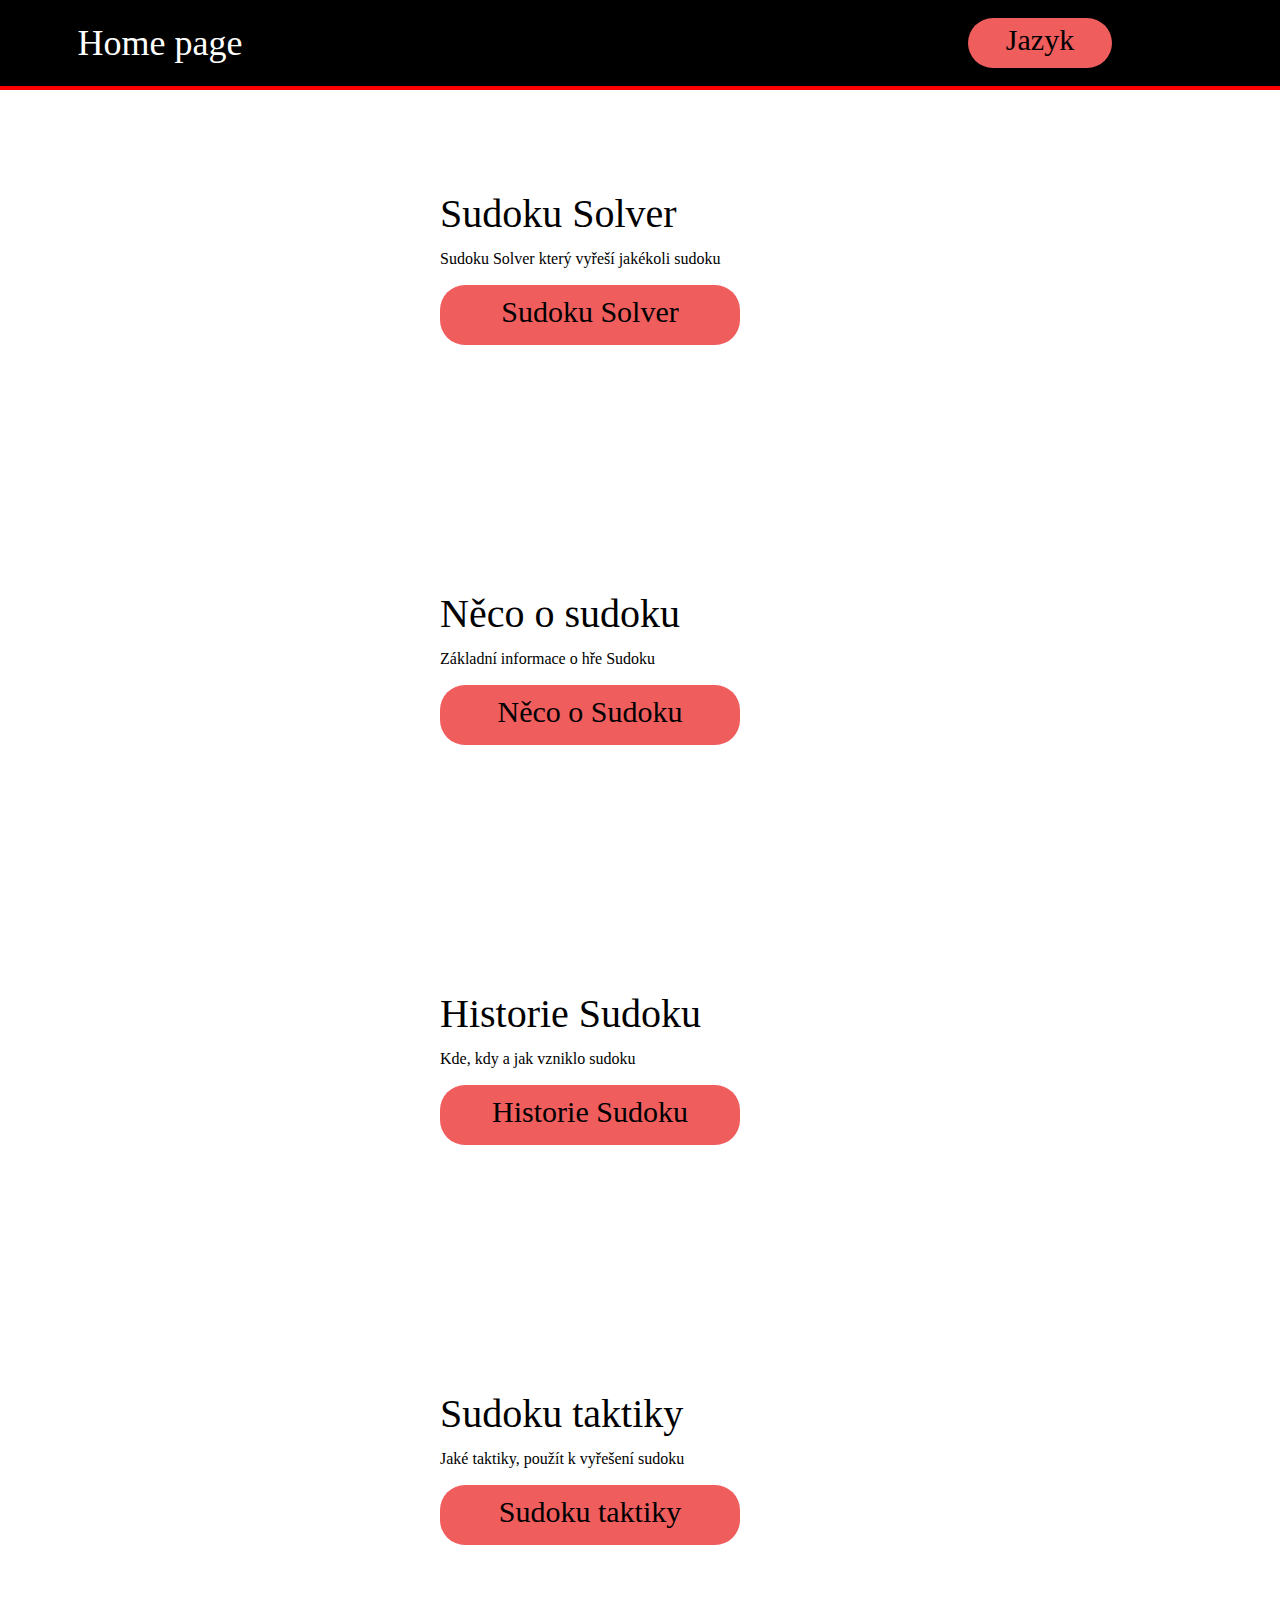
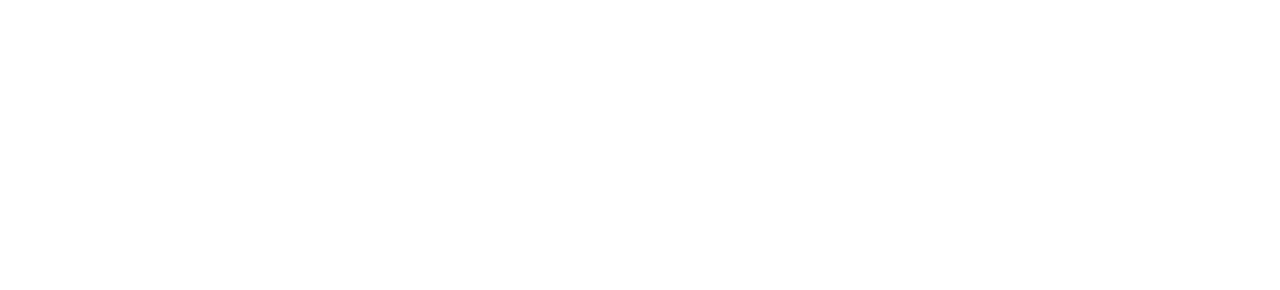
<file: index.html>
<!DOCTYPE html>
<html lang="en"><head>
<meta http-equiv="content-type" content="text/html; charset=UTF-8">
    <meta charset="UTF-8">
    <meta name="viewport" content="width=device-width, initial-scale=1.0">
    <title>Home page</title>
    <link rel="stylesheet" href="home_page.css">
    <script src="home_page.js"></script>
</head>
<body>
    <div id="main" class="root">
        <div class="header">
            <div class="left_text_holder">Home page</div>
            <div class="right_button_holder">
                <button class="lang_button" onclick="change_language()">
                    <p data-lang="cs" >Jazyk</p>
                    <p data-lang="en" style="display: none;">Language</p>
                </button>
            </div>
        </div>
        <div class="main_body">
            <div class="home_site_section">
                <div class="home_site_holder">
                    
                        <p data-lang="cs" class="home_site_title">Sudoku Solver</p>
                        <p data-lang="en" class="home_site_title" style="display: none;">Sudoku Solver</p>

                        <p data-lang="cs" class="home_site_description">Sudoku Solver který vyřeší jakékoli sudoku</p>
                        <p data-lang="en" class="home_site_description" style="display: none;">Sudoku Solver which solves any sudoku</p>
                    
                    <div class="home_site_button_container">
                        <button class="home_site_buttons" onclick="go_to_sudoku_solver()">
                            <p data-lang="cs">Sudoku Solver</p>
                            <p data-lang="en" style="display: none;">Sudoku Solver</p>
                        </button>
                    </div>
                </div>
            </div>
            <div class="home_site_section">
                <div class="home_site_holder">
                    
                    <p data-lang="cs" class="home_site_title">Něco o sudoku</p>
                    <p data-lang="en" class="home_site_title" style="display: none;">About sudoku</p>
                                
                    <p data-lang="cs" class="home_site_description">Základní informace o hře Sudoku</p>
                    <p data-lang="en" class="home_site_description" style="display: none;">Basic information about the game Sudoku</p>
                    
                    <div class="home_site_button_container">
                        <button class="home_site_buttons" onclick="go_to_about_sudoku()">
                            <p data-lang="cs">Něco o Sudoku</p>
                            <p data-lang="en" style="display: none;">About Sudoku</p>
                        </button>
                    </div>
                </div>
            </div>
            <div class="home_site_section">
                <div class="home_site_holder">

                    <p data-lang="cs" class="home_site_title">Historie Sudoku</p>
                    <p data-lang="en" class="home_site_title" style="display: none;">History of Sudoku</p>
                        
                    <p data-lang="cs" class="home_site_description">Kde, kdy a jak vzniklo sudoku</p>
                    <p data-lang="en" class="home_site_description" style="display: none;">Where, when and how was Sudoku created</p>
                    
                    <div class="home_site_button_container">
                        <button class="home_site_buttons" onclick="go_to_sudoku_history()">
                            <p data-lang="cs">Historie Sudoku</p>
                            <p data-lang="en" style="display: none;">History of Sudoku</p>
                        </button>
                    </div>
                </div>
            </div>
            <div class="home_site_section">
                <div class="home_site_holder">

                    <p data-lang="cs" class="home_site_title">Sudoku taktiky</p>
                    <p data-lang="en" class="home_site_title" style="display: none;">Sudoku tactics</p>

                    <p data-lang="cs" class="home_site_description">Jaké taktiky, použít k vyřešení sudoku</p>
                    <p data-lang="en" class="home_site_description" style="display: none;">What tactics to use to solve sudoku</p>
                    
                    <div class="home_site_button_container">
                        <button class="home_site_buttons" onclick="go_to_sudoku_tactics()">
                            <p data-lang="cs">Sudoku taktiky</p>
                            <p data-lang="en" style="display: none;">Sudoku tactics</p>
                        </button>
                    </div>
                </div>
            </div>
        </div>         
    </div>

</body></html>
</file>
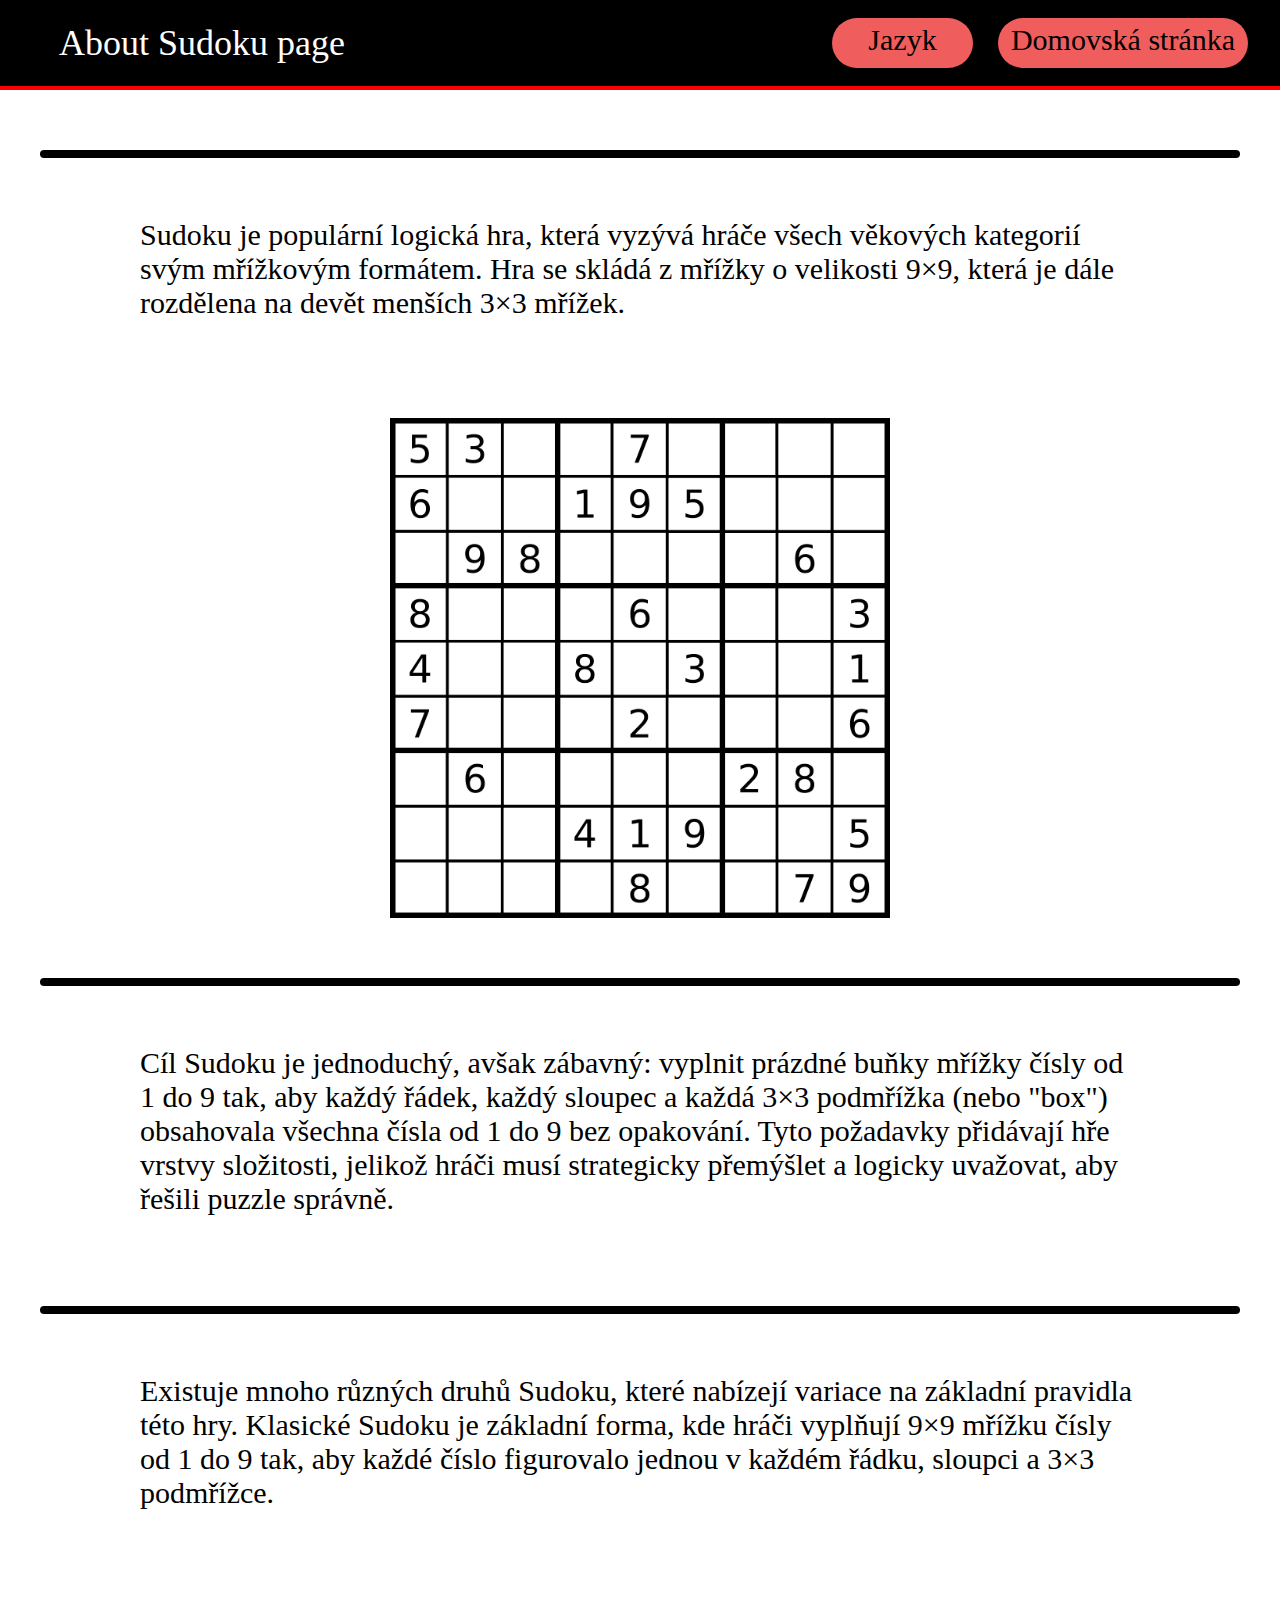
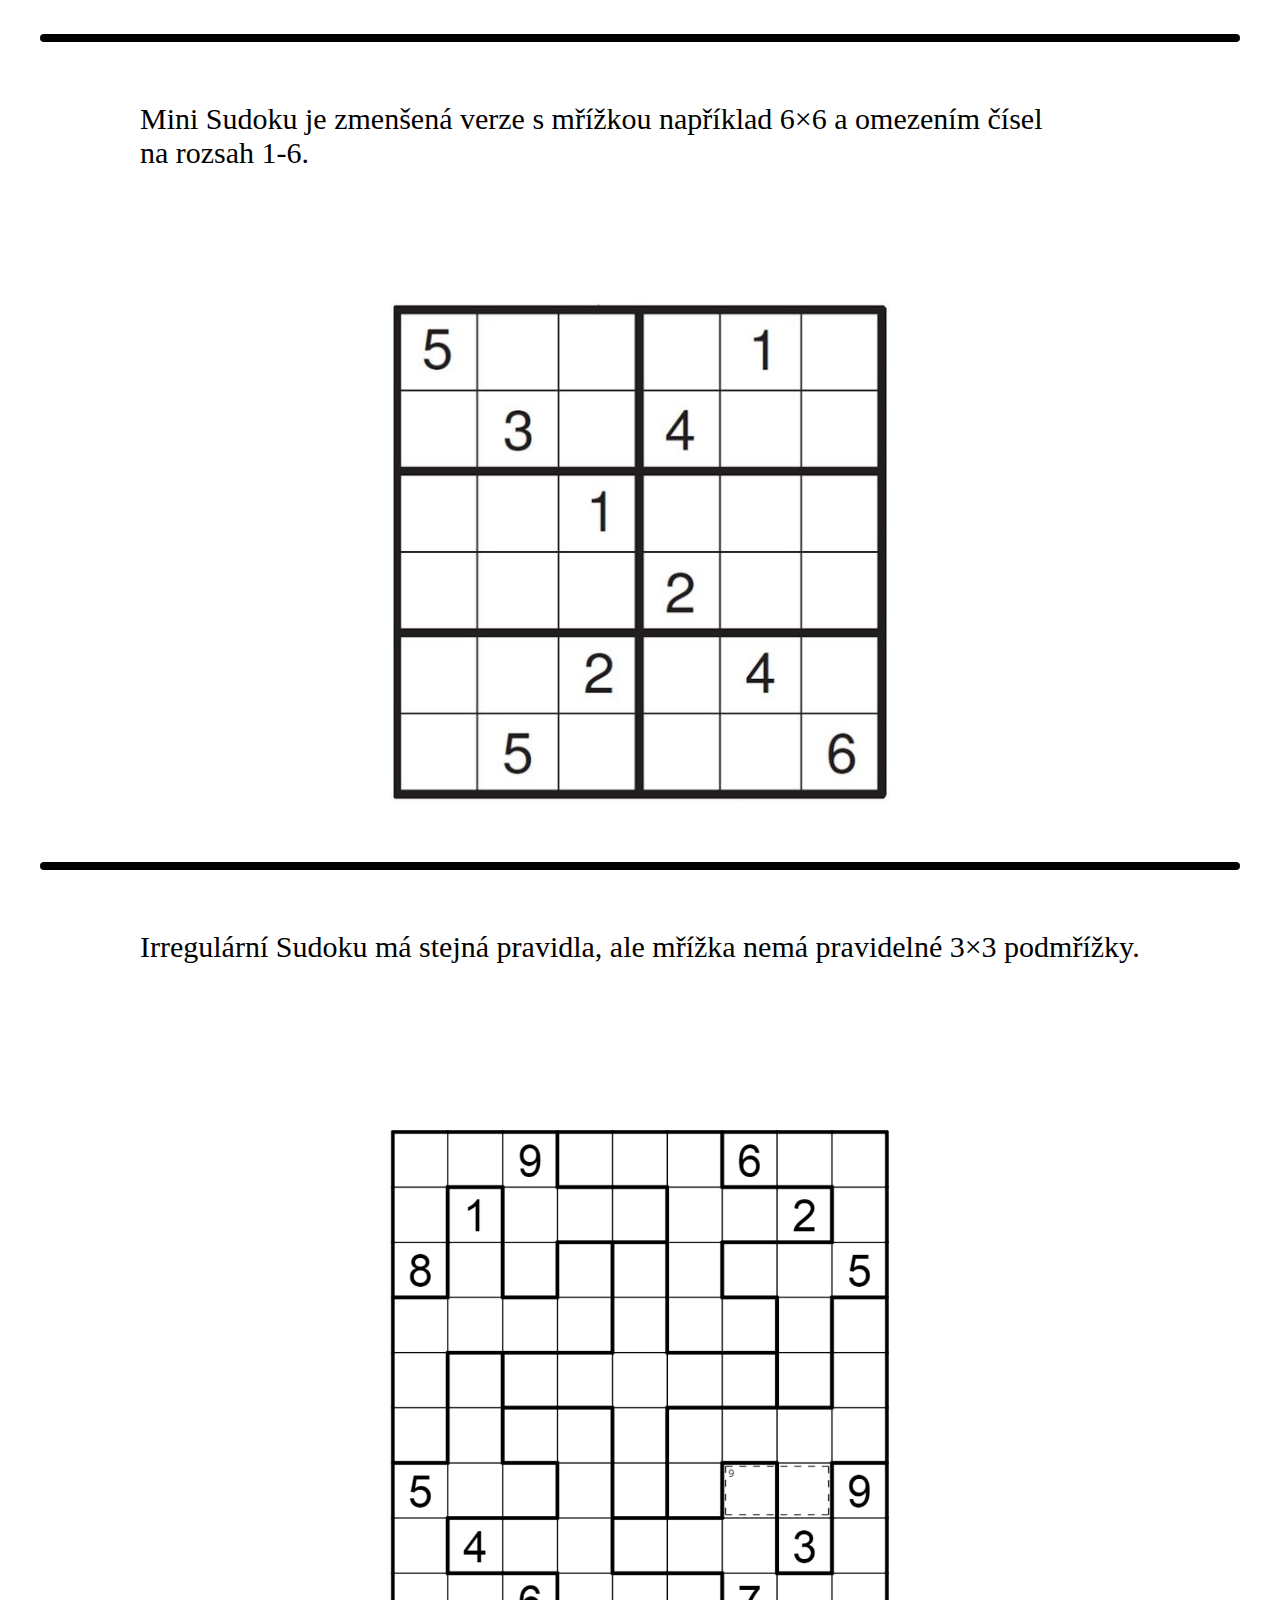
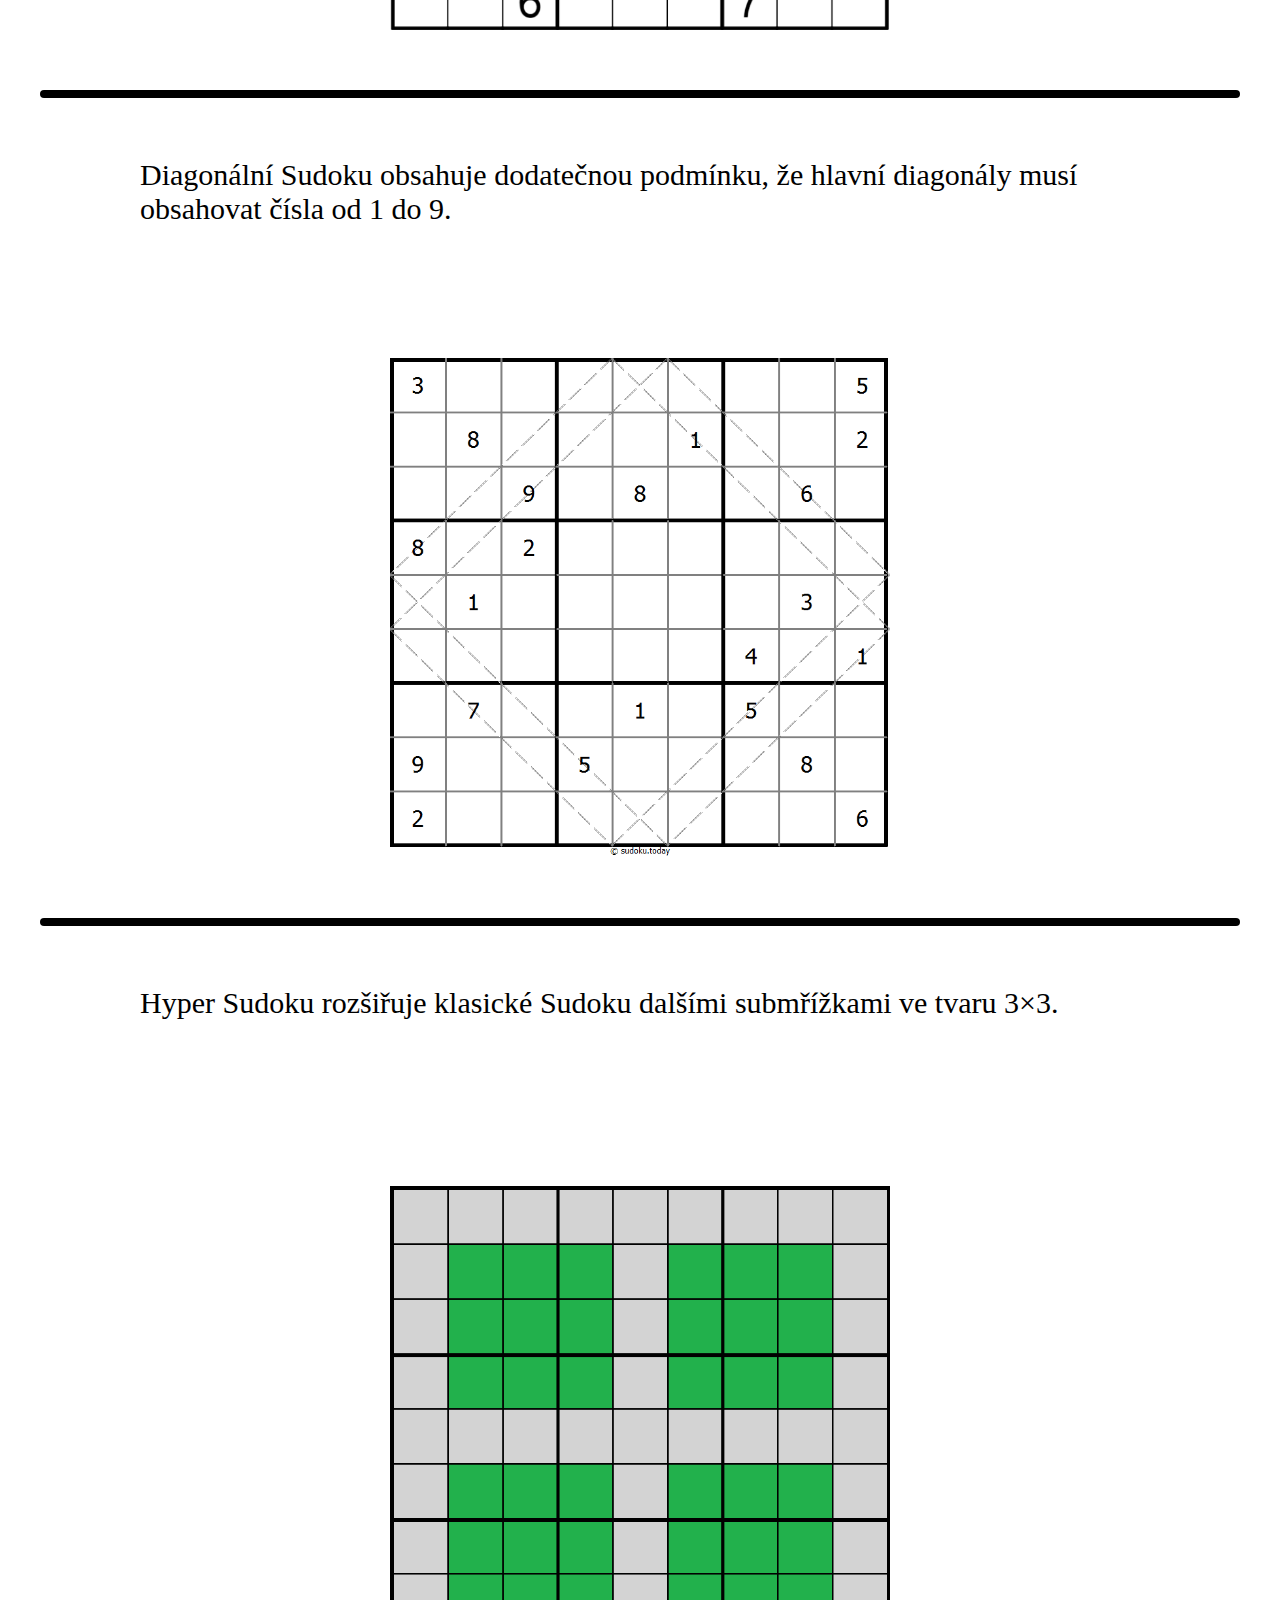
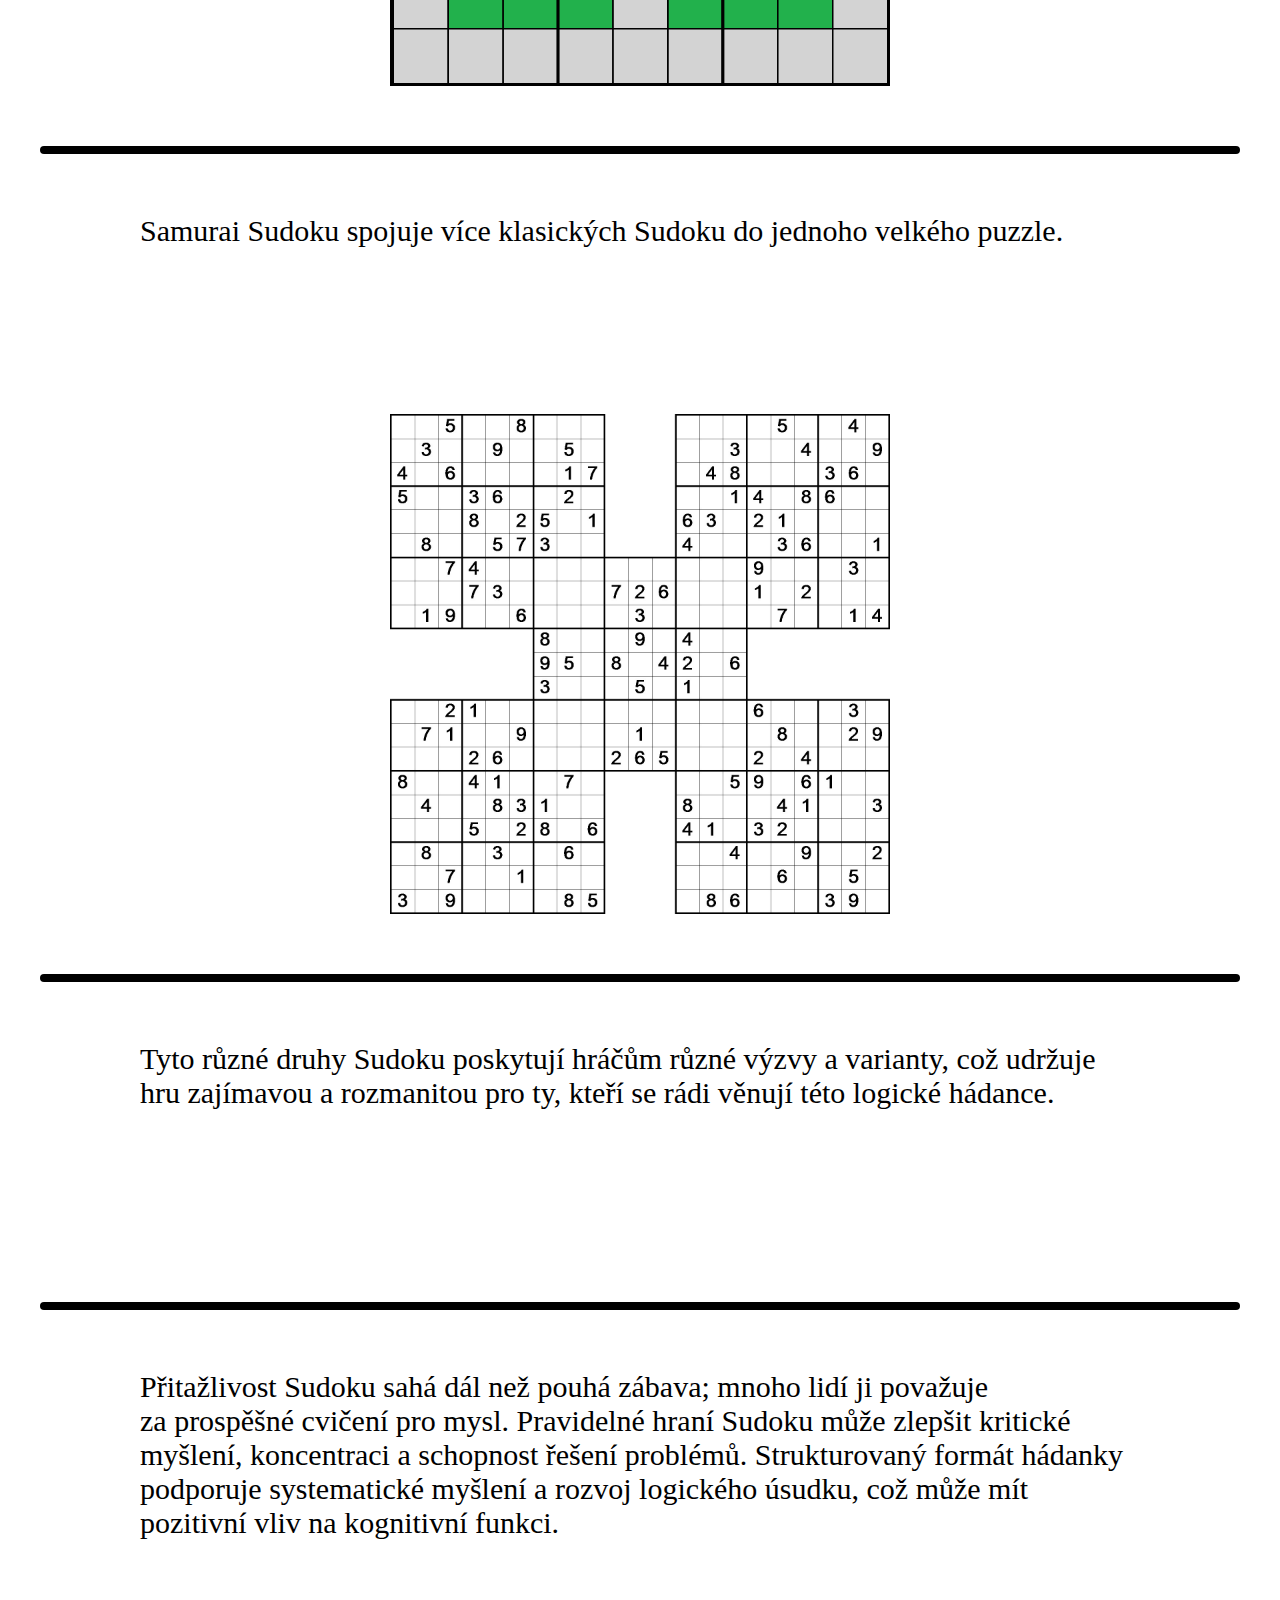
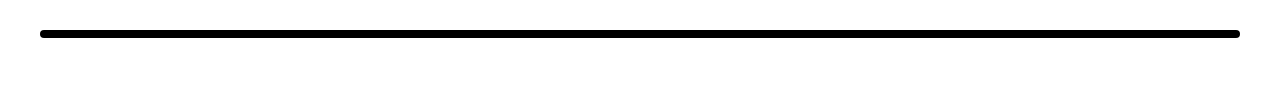
<file: about_sudoku_page.html>
<!DOCTYPE html>
<html lang="en">
<head>
    <meta charset="UTF-8">
    <meta name="viewport" content="width=device-width, initial-scale=1.0">
    <title>About Sudoku page</title>
    <link rel="stylesheet" href="about_sudoku_page.css">
    <script src="about_sudoku_page.js"></script>
</head>
<body>
    <div id="main" class="root">
        <div class="header">
            <div class="left_text_holder">About Sudoku page</div>
            <div class="right_button_holder">
                <button class="lang_button" onclick="change_language()">
                    <p data-lang="cs" >Jazyk</p>
                    <p data-lang="en" style="display: none;">Language</p>
                </button>
                <button class="HP_button" onclick="go_to_home_page()">
                    <p data-lang="cs" >Domovská stránka</p>
                    <p data-lang="en" style="display: none;">Home page</p>
                </button>
            </div>
        </div>
        <div class="main_body">
            <div class="content_container">
                <div class="divider"></div>
                <div class="paragraph">
                    <p data-lang="cs">Sudoku je populární logická hra, která vyzývá hráče všech věkových kategorií svým mřížkovým formátem. Hra se skládá z mřížky o velikosti 9×9, která je&nbsp;dále rozdělena na devět menších 3×3 mřížek.</p>
                    <p data-lang="en" style="display: none;">Sudoku is a popular puzzle game that challenges players of all ages with its grid format. The game consists of a 9×9 grid, which is further divided into nine smaller 3×3 grids.</p>
                </div>
                <div class="image_holder">
                    <img src="pics/clasic_sudoku.png" alt="classic_sudoku" height="500px" width="500px">
                </div>
                <div class="divider"></div>
                <div class="paragraph">
                    <p data-lang="cs">Cíl Sudoku je jednoduchý, avšak zábavný: vyplnit prázdné buňky mřížky čísly od 1 do 9 tak, aby každý řádek, každý sloupec a každá 3×3 podmřížka (nebo&nbsp;"box") obsahovala všechna čísla od 1 do 9 bez opakování. Tyto požadavky přidávají hře vrstvy složitosti, jelikož hráči musí strategicky přemýšlet a logicky uvažovat, aby řešili puzzle správně.</p>
                    <p data-lang="en" style="display: none;">The goal of Sudoku is simple but fun: fill the empty cells of the grid with numbers from 1 to 9 so that each row, each column, and each 3×3 subgrid (or "box") contains all the numbers from 1 to 9 without repetition. These requirements add layers of complexity to the game, as players must think strategically and reason logically to solve the puzzles correctly.</p>
                </div>
                <div class="divider"></div>
                <div class="paragraph">
                    <p data-lang="cs">Existuje mnoho různých druhů Sudoku, které nabízejí variace na základní pravidla této hry. Klasické Sudoku je základní forma, kde hráči vyplňují 9×9 mřížku čísly od 1 do 9 tak, aby každé číslo figurovalo jednou v každém řádku, sloupci a 3×3 podmřížce.</p>
                    <p data-lang="en" style="display: none;">There are many different kinds of Sudoku that offer variations on the basic rules of this game. Classic Sudoku is a basic form where players fill a 9×9 grid with numbers from 1 to 9 so that each number appears once in each row, column and 3×3 sub-grid.</p>
                </div>
                <div class="divider"></div>
                <div class="paragraph">
                    <p data-lang="cs">Mini Sudoku je zmenšená verze s mřížkou například 6×6 a omezením čísel na&nbsp;rozsah 1-6.</p>
                    <p data-lang="en" style="display: none;">Mini Sudoku is a scaled-down version with a grid of, for example, 6×6 and limiting the numbers to a range of 1-6.</p>
                </div>
                <div class="image_holder">
                    <img src="pics/mini_sudoku.jpg" alt="mini_sudoku" height="500px" width="500px">
                </div>
                <div class="divider"></div>
                <div class="paragraph">
                    <p data-lang="cs">Irregulární Sudoku má stejná pravidla, ale mřížka nemá pravidelné 3×3 podmřížky.</p>
                    <p data-lang="en" style="display: none;">Irregular Sudoku has the same rules, but the grid does not have regular 3×3 subgrids.</p>
                </div>
                <div class="image_holder">
                    <img src="pics/irregular_sudoku.png" alt="irregular_sudoku" height="500px" width="500px">
                </div>
                <div class="divider"></div>
                <div class="paragraph">
                    <p data-lang="cs">Diagonální Sudoku obsahuje dodatečnou podmínku, že hlavní diagonály musí obsahovat čísla od 1 do 9.</p>
                    <p data-lang="en" style="display: none;">Diagonal Sudoku contains an additional condition that the main diagonals must contain numbers from 1 to 9.</p>
                </div>
                <div class="image_holder">
                    <img src="pics/diagonal_sudoku.png" alt="diagonal_sudoku" height="500px" width="500px">
                </div>
                <div class="divider"></div>
                <div class="paragraph">
                    <p data-lang="cs">Hyper Sudoku rozšiřuje klasické Sudoku dalšími submřížkami ve tvaru 3×3.</p>
                    <p data-lang="en" style="display: none;">Hyper Sudoku expands classic Sudoku with additional 3×3 subgrids.</p>
                </div>
                <div class="image_holder">
                    <img src="pics/hyper_sudoku.png" alt="hyper_sudoku" height="500px" width="500px">
                </div>
                <div class="divider"></div>
                <div class="paragraph">
                    <p data-lang="cs">Samurai Sudoku spojuje více klasických Sudoku do jednoho velkého puzzle.</p>
                    <p data-lang="en" style="display: none;">Samurai Sudoku combines several classic Sudoku into one big puzzle.</p>
                </div>
                <div class="image_holder">
                    <img src="pics/samurai-sudoku.png" alt="samurai-sudoku" height="500px" width="500px">
                </div>
                <div class="divider"></div>
                <div class="paragraph">
                    <p data-lang="cs">Tyto různé druhy Sudoku poskytují hráčům různé výzvy a varianty, což&nbsp;udržuje hru zajímavou a rozmanitou pro ty, kteří se rádi věnují této logické hádance.</p>
                    <p data-lang="en" style="display: none;">These different types of Sudoku provide players with different challenges and variations, which keeps the game interesting and varied for those who enjoy this logic puzzle.</p>
                </div>
                <div class="divider"></div>
                <div class="paragraph">
                    <p data-lang="cs">Přitažlivost Sudoku sahá dál než pouhá zábava; mnoho lidí ji považuje za&nbsp;prospěšné cvičení pro mysl. Pravidelné hraní Sudoku může zlepšit kritické myšlení, koncentraci a schopnost řešení problémů. Strukturovaný formát hádanky podporuje systematické myšlení a rozvoj logického úsudku, což může mít pozitivní vliv na kognitivní funkci.</p>
                    <p data-lang="en" style="display: none;">The appeal of Sudoku goes beyond mere entertainment; many people find it a beneficial exercise for the mind. Playing Sudoku regularly can improve critical thinking, concentration and problem-solving skills. The structured format of the puzzle encourages systematic thinking and the development of logical judgment, which can have a positive effect on cognitive function.</p>
                </div>
                <div class="divider"></div>
            </div>
        </div> 
    </div>
</body>
</html>
</file>
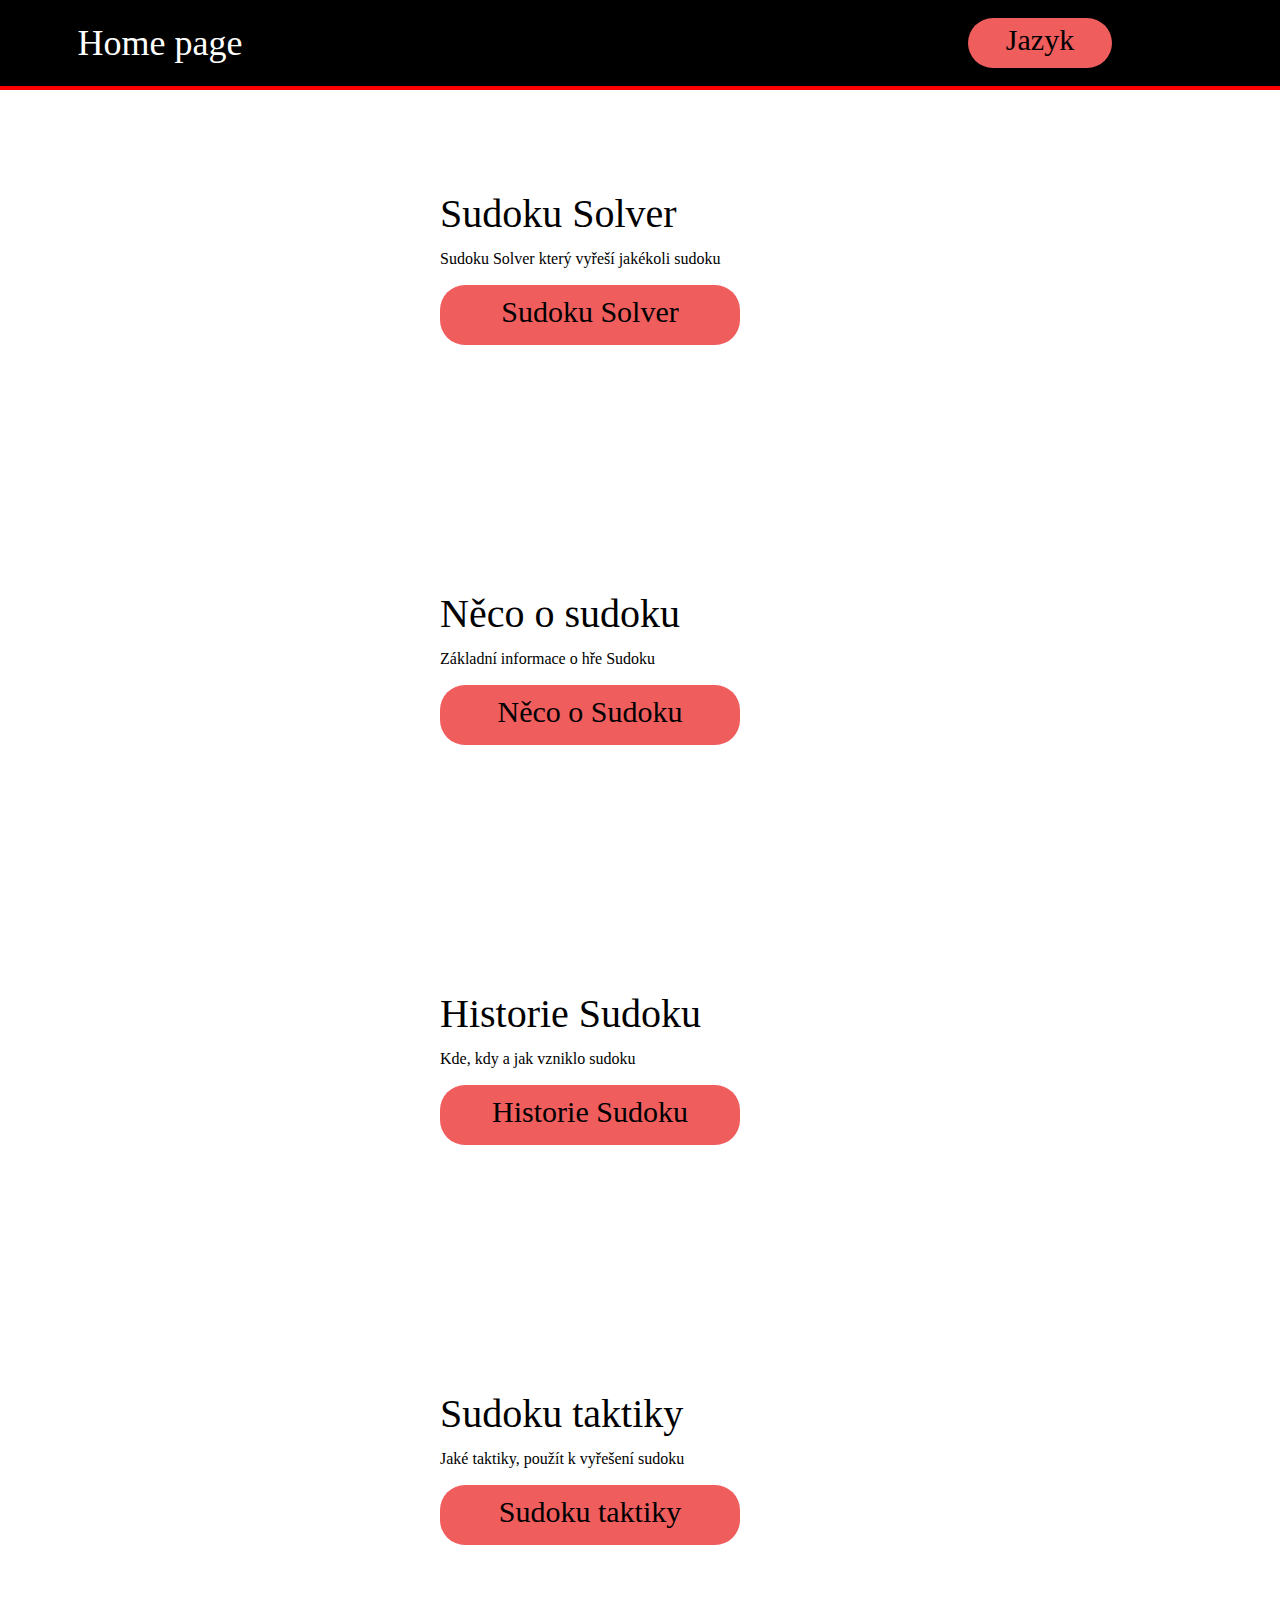
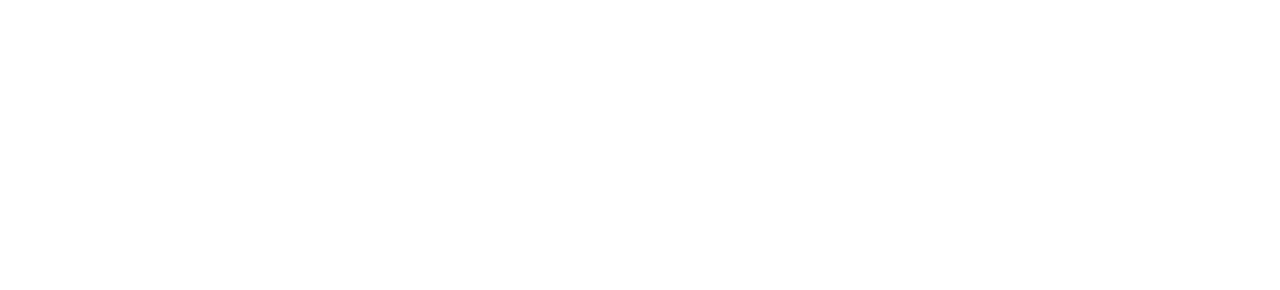
<file: home_page.html>
<!DOCTYPE html>
<html lang="en"><head>
<meta http-equiv="content-type" content="text/html; charset=UTF-8">
    <meta charset="UTF-8">
    <meta name="viewport" content="width=device-width, initial-scale=1.0">
    <title>Home page</title>
    <link rel="stylesheet" href="home_page.css">
    <script src="home_page.js"></script>
</head>
<body>
    <div id="main" class="root">
        <div class="header">
            <div class="left_text_holder">Home page</div>
            <div class="right_button_holder">
                <button class="lang_button" onclick="change_language()">
                    <p data-lang="cs" >Jazyk</p>
                    <p data-lang="en" style="display: none;">Language</p>
                </button>
            </div>
        </div>
        <div class="main_body">
            <div class="home_site_section">
                <div class="home_site_holder">
                    
                        <p data-lang="cs" class="home_site_title">Sudoku Solver</p>
                        <p data-lang="en" class="home_site_title" style="display: none;">Sudoku Solver</p>

                        <p data-lang="cs" class="home_site_description">Sudoku Solver který vyřeší jakékoli sudoku</p>
                        <p data-lang="en" class="home_site_description" style="display: none;">Sudoku Solver which solves any sudoku</p>
                    
                    <div class="home_site_button_container">
                        <button class="home_site_buttons" onclick="go_to_sudoku_solver()">
                            <p data-lang="cs">Sudoku Solver</p>
                            <p data-lang="en" style="display: none;">Sudoku Solver</p>
                        </button>
                    </div>
                </div>
            </div>
            <div class="home_site_section">
                <div class="home_site_holder">
                    
                    <p data-lang="cs" class="home_site_title">Něco o sudoku</p>
                    <p data-lang="en" class="home_site_title" style="display: none;">About sudoku</p>
                                
                    <p data-lang="cs" class="home_site_description">Základní informace o hře Sudoku</p>
                    <p data-lang="en" class="home_site_description" style="display: none;">Basic information about the game Sudoku</p>
                    
                    <div class="home_site_button_container">
                        <button class="home_site_buttons" onclick="go_to_about_sudoku()">
                            <p data-lang="cs">Něco o Sudoku</p>
                            <p data-lang="en" style="display: none;">About Sudoku</p>
                        </button>
                    </div>
                </div>
            </div>
            <div class="home_site_section">
                <div class="home_site_holder">

                    <p data-lang="cs" class="home_site_title">Historie Sudoku</p>
                    <p data-lang="en" class="home_site_title" style="display: none;">History of Sudoku</p>
                        
                    <p data-lang="cs" class="home_site_description">Kde, kdy a jak vzniklo sudoku</p>
                    <p data-lang="en" class="home_site_description" style="display: none;">Where, when and how was Sudoku created</p>
                    
                    <div class="home_site_button_container">
                        <button class="home_site_buttons" onclick="go_to_sudoku_history()">
                            <p data-lang="cs">Historie Sudoku</p>
                            <p data-lang="en" style="display: none;">History of Sudoku</p>
                        </button>
                    </div>
                </div>
            </div>
            <div class="home_site_section">
                <div class="home_site_holder">

                    <p data-lang="cs" class="home_site_title">Sudoku taktiky</p>
                    <p data-lang="en" class="home_site_title" style="display: none;">Sudoku tactics</p>

                    <p data-lang="cs" class="home_site_description">Jaké taktiky, použít k vyřešení sudoku</p>
                    <p data-lang="en" class="home_site_description" style="display: none;">What tactics to use to solve sudoku</p>
                    
                    <div class="home_site_button_container">
                        <button class="home_site_buttons" onclick="go_to_sudoku_tactics()">
                            <p data-lang="cs">Sudoku taktiky</p>
                            <p data-lang="en" style="display: none;">Sudoku tactics</p>
                        </button>
                    </div>
                </div>
            </div>
        </div>         
    </div>

</body></html>
</file>
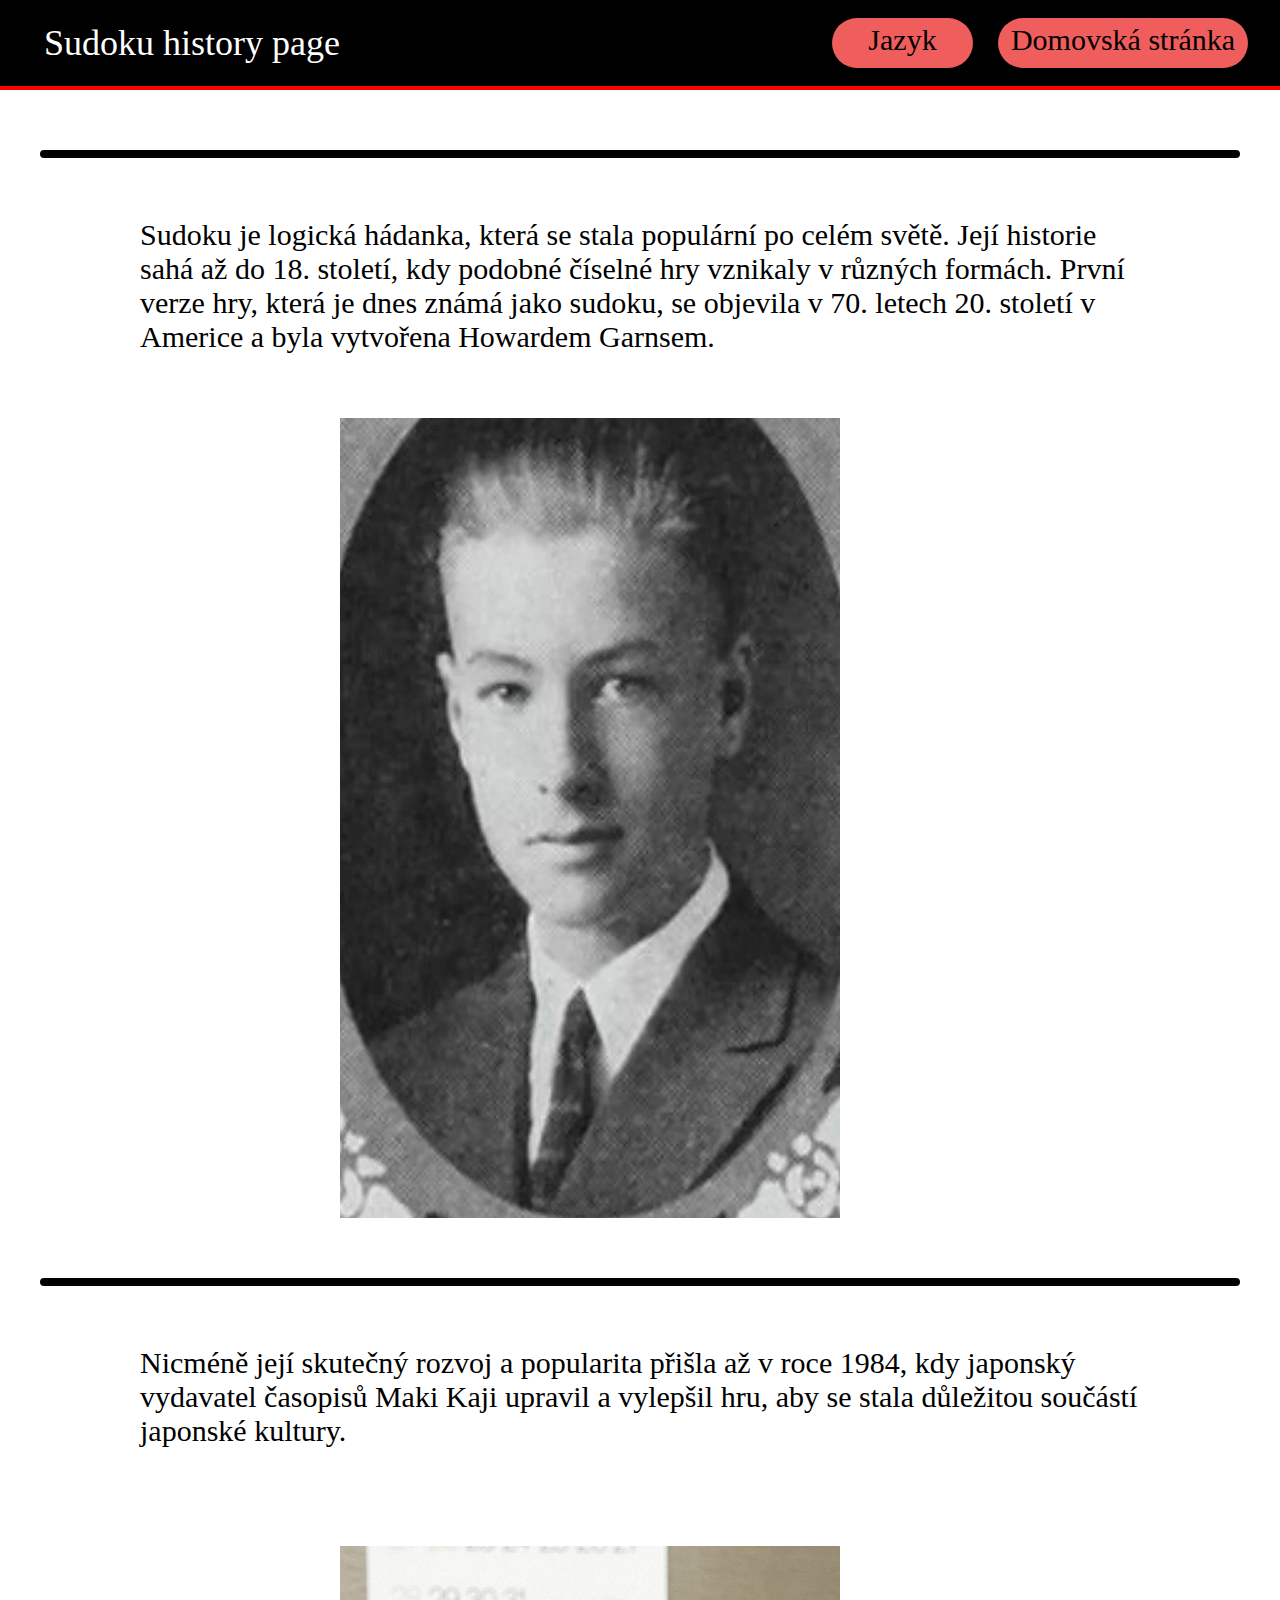
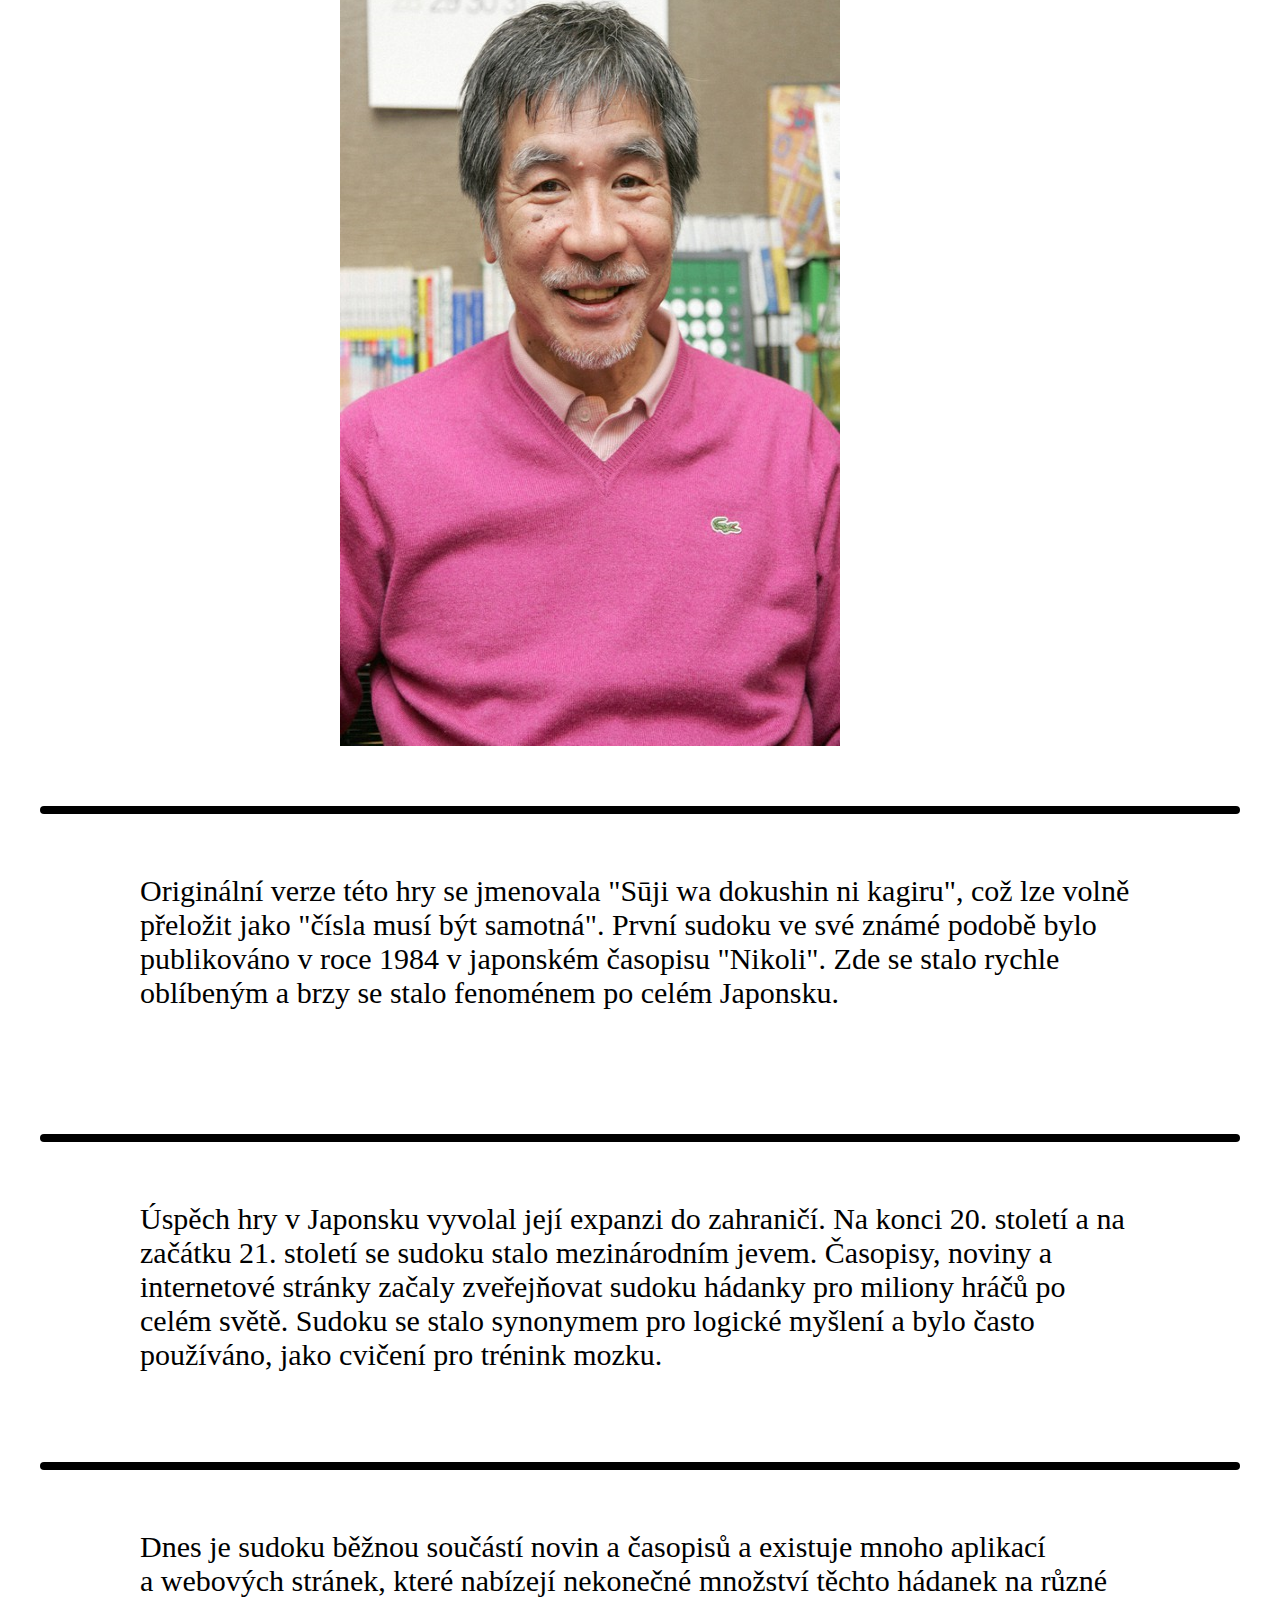
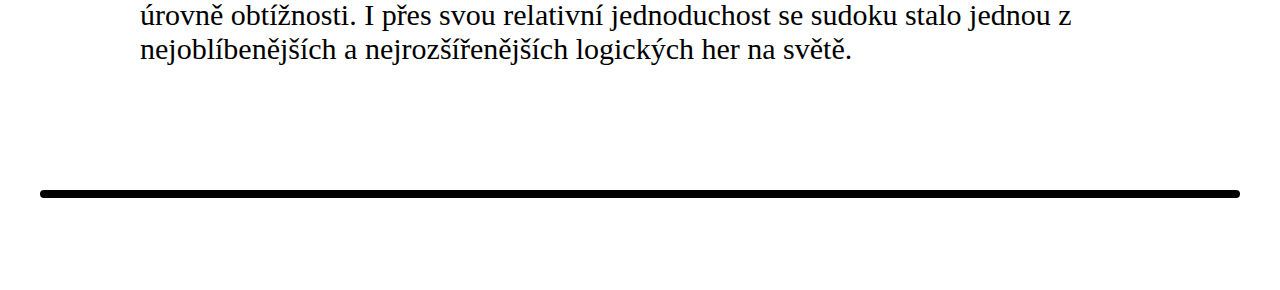
<file: sudoku_history_page.html>
<!DOCTYPE html>
<html lang="en">
<head>
    <meta charset="UTF-8">
    <meta name="viewport" content="width=device-width, initial-scale=1.0">
    <title>Sudoku history page</title>
    <link rel="stylesheet" href="sudoku_history_page.css">
    <script src="sudoku_history_page.js"></script>
</head>
<body>
    <div id="main" class="root">
        <div class="header">
            <div class="left_text_holder">Sudoku history page</div>
            <div class="right_button_holder">
                <button class="lang_button" onclick="change_language()">
                    <p data-lang="cs" >Jazyk</p>
                    <p data-lang="en" style="display: none;">Language</p>
                </button>
                <button class="HP_button" onclick="go_to_home_page()">
                    <p data-lang="cs" >Domovská stránka</p>
                    <p data-lang="en" style="display: none;">Home page</p>
                </button>
            </div>
        </div>
        <div class="main_body">
            <div class="content_container">
                <div class="divider"></div>
                <div class="paragraph">
                    <p data-lang="cs">Sudoku je logická hádanka, která se stala populární po celém světě. Její historie sahá až do 18. století, kdy podobné číselné hry vznikaly v různých formách. První verze hry, která je dnes známá jako sudoku, se objevila v 70. letech 20. století v Americe a byla vytvořena Howardem Garnsem.</p>
                    <p data-lang="en" style="display: none;">Sudoku is a logic puzzle that has become popular all over the world. Its history dates back to the 18th century, when similar number games were created in various forms. The first version of the game known today as Sudoku appeared in the 1970s in America and was created by Howard Garns.</p>
                </div>
                <div class="image_holder">
                    <img src="pics/howard_garns.png" alt="howard_garns" height="500px" width="500px">
                </div>
                <div class="divider"></div>
                <div class="paragraph">
                    <p data-lang="cs">Nicméně její skutečný rozvoj a popularita přišla až v roce 1984, kdy japonský vydavatel časopisů Maki Kaji upravil a vylepšil hru, aby se stala důležitou součástí japonské kultury.</p>
                    <p data-lang="en" style="display: none;">However, its real development and popularity did not come until 1984, when Japanese magazine publisher Maki Kaji modified and improved the game to become an important part of Japanese culture.</p>
                </div>
                <div class="image_holder">
                    <img src="pics/maki_kaji.png" alt="maki_kaji" height="500px" width="500px">
                </div>
                <div class="divider"></div>
                <div class="paragraph">
                    <p data-lang="cs">Originální verze této hry se jmenovala "Sūji wa dokushin ni kagiru", což lze volně přeložit jako "čísla musí být samotná". První sudoku ve své známé podobě bylo publikováno v roce 1984 v japonském časopisu "Nikoli". Zde&nbsp;se&nbsp;stalo rychle oblíbeným a brzy se stalo fenoménem po celém Japonsku.</p>
                    <p data-lang="en" style="display: none;">The original version of this game was called "Sūji wa dokushin ni kagiru", which can be loosely translated as "the numbers must be alone". The first sudoku in its known form was published in 1984 in the Japanese magazine "Nikoli". It quickly became popular here and soon became a phenomenon throughout Japan.</p>
                </div>
                <div class="divider"></div>
                <div class="paragraph">
                    <p data-lang="cs">Úspěch hry v Japonsku vyvolal její expanzi do zahraničí. Na konci 20. století a&nbsp;na začátku 21. století se sudoku stalo mezinárodním jevem. Časopisy, noviny a internetové stránky začaly zveřejňovat sudoku hádanky pro miliony hráčů po celém světě. Sudoku se stalo synonymem pro logické myšlení a bylo často používáno, jako cvičení pro trénink mozku.</p>
                    <p data-lang="en" style="display: none;">The game's success in Japan prompted its expansion abroad. At the end of the 20th century and the beginning of the 21st century, Sudoku became an international phenomenon. Magazines, newspapers and websites started publishing sudoku puzzles for millions of players around the world. Sudoku became synonymous with logical thinking and was often used as a brain training exercise.</p>
                </div>
                <div class="divider"></div>
                <div class="paragraph">
                    <p data-lang="cs">Dnes je sudoku běžnou součástí novin a časopisů a existuje mnoho aplikací a&nbsp;webových stránek, které nabízejí nekonečné množství těchto hádanek na&nbsp;různé úrovně obtížnosti. I přes svou relativní jednoduchost se sudoku stalo jednou z nejoblíbenějších a nejrozšířenějších logických her na světě.</p>
                    <p data-lang="en" style="display: none;">Today, Sudoku is a regular part of newspapers and magazines, and there are many apps and websites that offer an endless number of these puzzles at different levels of difficulty. Despite its relative simplicity, Sudoku has become one of the most popular and widespread puzzle games in the world.</p>
                </div>
                <div class="divider"></div>
            </div>
        </div>
    </div>
</body>
</html>
</file>
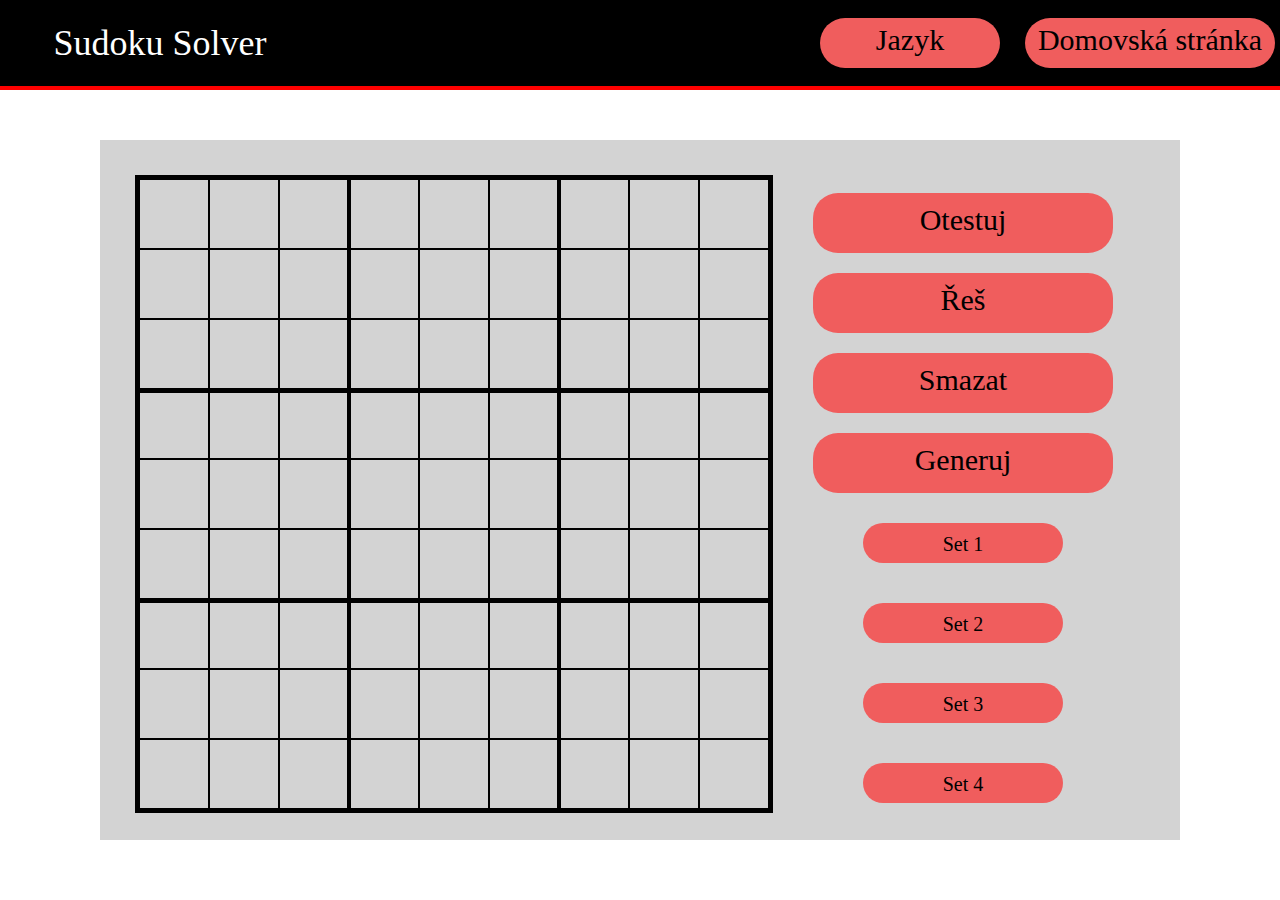
<file: sudoku_solver_page.html>
<!DOCTYPE html>
<html lang="en">
<head>
    <meta charset="UTF-8">
    <meta name="viewport" content="width=device-width, initial-scale=1.0">
    <title>Sudoku Solver</title>
    <link rel="stylesheet" href="sudoku_solver_page.css">
    <script src="sudoku_solver_page.js"></script>
</head>
<body>
    <div id="main" class="root">
        <div class="header">
            <div class="left_text_holder">Sudoku Solver</div>
            <div class="right_button_holder">
                <button class="lang_button" onclick="change_language()">
                    <p data-lang="cs" >Jazyk</p>
                    <p data-lang="en" style="display: none;">Language</p>
                </button>
                <button class="HP_button" onclick="go_to_home_page()">
                    <p data-lang="cs" >Domovská stránka</p>
                    <p data-lang="en" style="display: none;">Home page</p>
                </button>
            </div>
        </div>
        <div class="main_body">
            <div class="sudoku_solver_holder">
                <div class="sudoku_table">
                    <div class="border1"></div>
                    <div class="border2"></div>
                    <div class="border3"></div>
                    <div class="border4"></div>
                    <div class="square1">
                        <div class="cell1" contenteditable="true"></div>
                        <div class="cell2" contenteditable="true"></div>
                        <div class="cell3" contenteditable="true"></div>
                        <div class="cell4" contenteditable="true"></div>
                        <div class="cell5" contenteditable="true"></div>
                        <div class="cell6" contenteditable="true"></div>
                        <div class="cell7" contenteditable="true"></div>
                        <div class="cell8" contenteditable="true"></div>
                        <div class="cell9" contenteditable="true"></div>
                    </div>
                    <div class="square1">
                        <div class="cell1" contenteditable="true"></div>
                        <div class="cell2" contenteditable="true"></div>
                        <div class="cell3" contenteditable="true"></div>
                        <div class="cell4" contenteditable="true"></div>
                        <div class="cell5" contenteditable="true"></div>
                        <div class="cell6" contenteditable="true"></div>
                        <div class="cell7" contenteditable="true"></div>
                        <div class="cell8" contenteditable="true"></div>
                        <div class="cell9" contenteditable="true"></div>
                    </div>
                    <div class="square1">
                        <div class="cell1" contenteditable="true"></div>
                        <div class="cell2" contenteditable="true"></div>
                        <div class="cell3" contenteditable="true"></div>
                        <div class="cell4" contenteditable="true"></div>
                        <div class="cell5" contenteditable="true"></div>
                        <div class="cell6" contenteditable="true"></div>
                        <div class="cell7" contenteditable="true"></div>
                        <div class="cell8" contenteditable="true"></div>
                        <div class="cell9" contenteditable="true"></div>
                    </div>
                    <div class="square1">
                        <div class="cell1" contenteditable="true"></div>
                        <div class="cell2" contenteditable="true"></div>
                        <div class="cell3" contenteditable="true"></div>
                        <div class="cell4" contenteditable="true"></div>
                        <div class="cell5" contenteditable="true"></div>
                        <div class="cell6" contenteditable="true"></div>
                        <div class="cell7" contenteditable="true"></div>
                        <div class="cell8" contenteditable="true"></div>
                        <div class="cell9" contenteditable="true"></div>
                    </div>
                    <div class="square1">
                        <div class="cell1" contenteditable="true"></div>
                        <div class="cell2" contenteditable="true"></div>
                        <div class="cell3" contenteditable="true"></div>
                        <div class="cell4" contenteditable="true"></div>
                        <div class="cell5" contenteditable="true"></div>
                        <div class="cell6" contenteditable="true"></div>
                        <div class="cell7" contenteditable="true"></div>
                        <div class="cell8" contenteditable="true"></div>
                        <div class="cell9" contenteditable="true"></div>
                    </div>
                    <div class="square1">
                        <div class="cell1" contenteditable="true"></div>
                        <div class="cell2" contenteditable="true"></div>
                        <div class="cell3" contenteditable="true"></div>
                        <div class="cell4" contenteditable="true"></div>
                        <div class="cell5" contenteditable="true"></div>
                        <div class="cell6" contenteditable="true"></div>
                        <div class="cell7" contenteditable="true"></div>
                        <div class="cell8" contenteditable="true"></div>
                        <div class="cell9" contenteditable="true"></div>
                    </div>
                    <div class="square1">
                        <div class="cell1" contenteditable="true"></div>
                        <div class="cell2" contenteditable="true"></div>
                        <div class="cell3" contenteditable="true"></div>
                        <div class="cell4" contenteditable="true"></div>
                        <div class="cell5" contenteditable="true"></div>
                        <div class="cell6" contenteditable="true"></div>
                        <div class="cell7" contenteditable="true"></div>
                        <div class="cell8" contenteditable="true"></div>
                        <div class="cell9" contenteditable="true"></div>
                    </div>
                    <div class="square1">
                        <div class="cell1" contenteditable="true"></div>
                        <div class="cell2" contenteditable="true"></div>
                        <div class="cell3" contenteditable="true"></div>
                        <div class="cell4" contenteditable="true"></div>
                        <div class="cell5" contenteditable="true"></div>
                        <div class="cell6" contenteditable="true"></div>
                        <div class="cell7" contenteditable="true"></div>
                        <div class="cell8" contenteditable="true"></div>
                        <div class="cell9" contenteditable="true"></div>
                    </div>
                    <div class="square1">
                        <div class="cell1" contenteditable="true"></div>
                        <div class="cell2" contenteditable="true"></div>
                        <div class="cell3" contenteditable="true"></div>
                        <div class="cell4" contenteditable="true"></div>
                        <div class="cell5" contenteditable="true"></div>
                        <div class="cell6" contenteditable="true"></div>
                        <div class="cell7" contenteditable="true"></div>
                        <div class="cell8" contenteditable="true"></div>
                        <div class="cell9" contenteditable="true"></div>
                    </div>
                </div>
                <div class="sudoku_solver_buttons">
                    <div class="test_button_container">
                        <button onclick="check_if_valid_on_click()" class="main_buttons">
                            <p data-lang="cs">Otestuj</p>
                            <p data-lang="en" style="display: none;">Test</p>
                        </button>
                    </div>
                    <div class="solve_button_container">
                        <button onclick="color_nums(); solve()" class="main_buttons">
                            <p data-lang="cs">Řeš</p>
                            <p data-lang="en" style="display: none;">Solve</p>
                        </button>
                    </div>
                    <div class="delete_button_container">
                        <button class="main_buttons" onclick="delete_numbers()">
                            <p data-lang="cs">Smazat</p>
                            <p data-lang="en" style="display: none;">Delete</p>
                        </button>
                    </div>
                    <div class="delete_button_container">
                        <button class="main_buttons" onclick="generate()">
                            <p data-lang="cs">Generuj</p>
                            <p data-lang="en" style="display: none;">Generate</p>
                        </button>
                    </div>
                    <div class="delete_button_container">
                        <button class="set_buttons" onclick="set1()">
                            <p data-lang="cs">Set 1</p>
                            <p data-lang="en" style="display: none;">Set 1</p>
                        </button>
                    </div>
                    <div class="delete_button_container">
                        <button class="set_buttons" onclick="set2()">
                            <p data-lang="cs">Set 2</p>
                            <p data-lang="en" style="display: none;">Set 2</p>
                        </button>
                    </div>
                    <div class="delete_button_container">
                        <button class="set_buttons" onclick="set3()">
                            <p data-lang="cs">Set 3</p>
                            <p data-lang="en" style="display: none;">Set 3</p>
                        </button>
                    </div>
                    <div class="delete_button_container">
                        <button class="set_buttons" onclick="set4()">
                            <p data-lang="cs">Set 4</p>
                            <p data-lang="en" style="display: none;">Set 4</p>
                        </button>
                    </div>
                </div>
            </div>
        </div>
    </div>
</body>
</html>
</file>
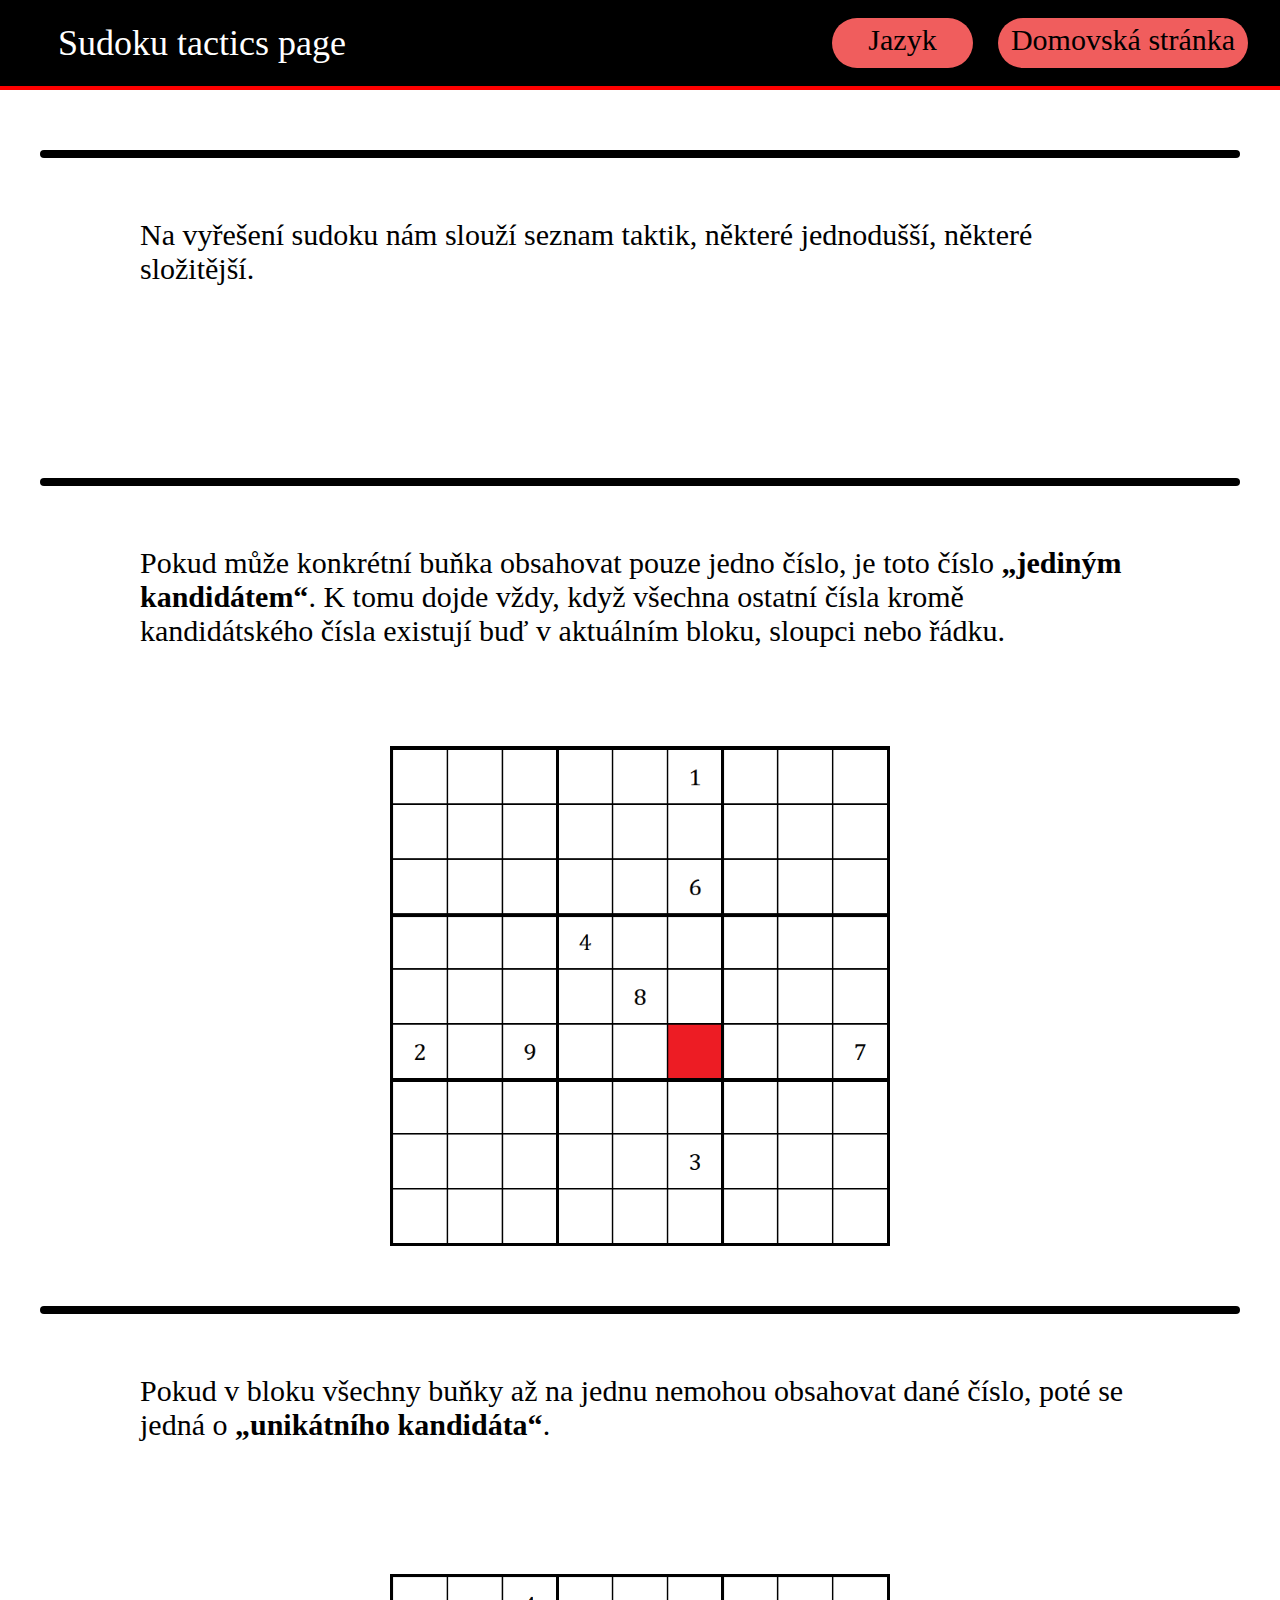
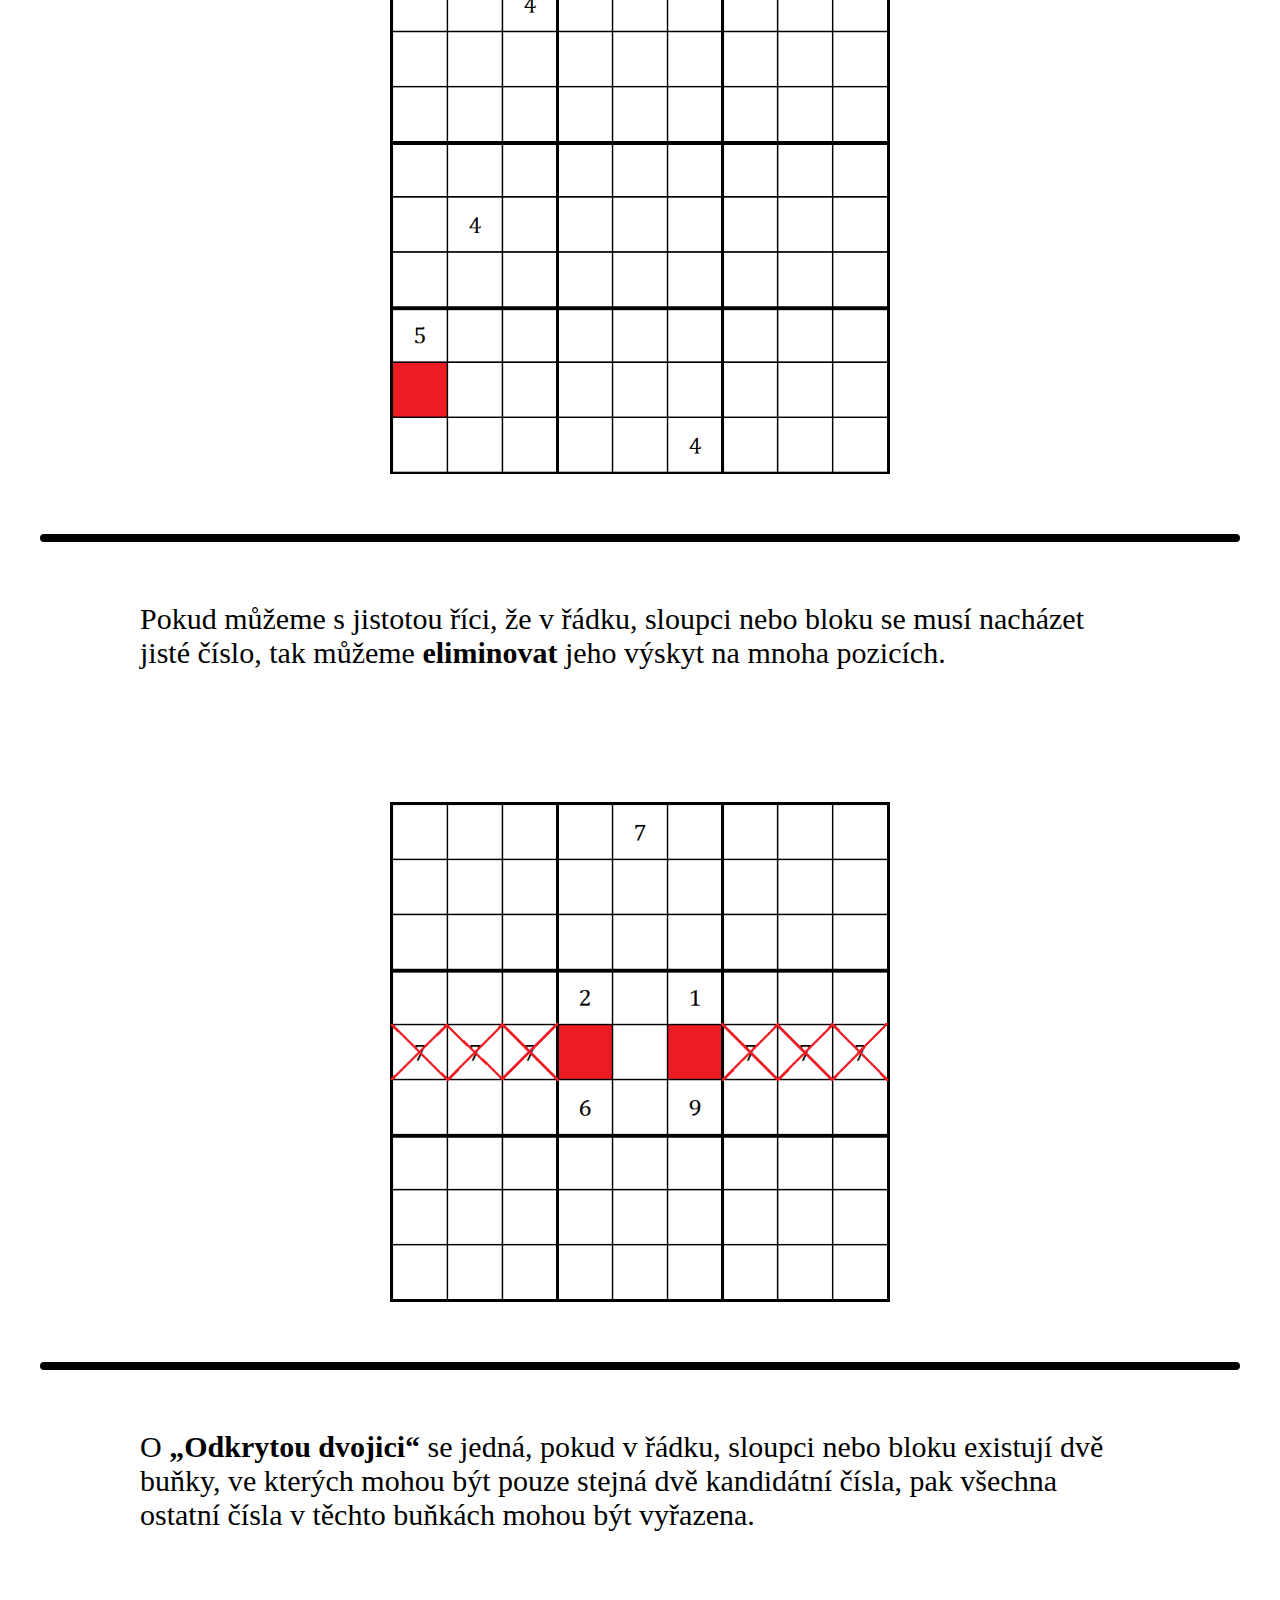
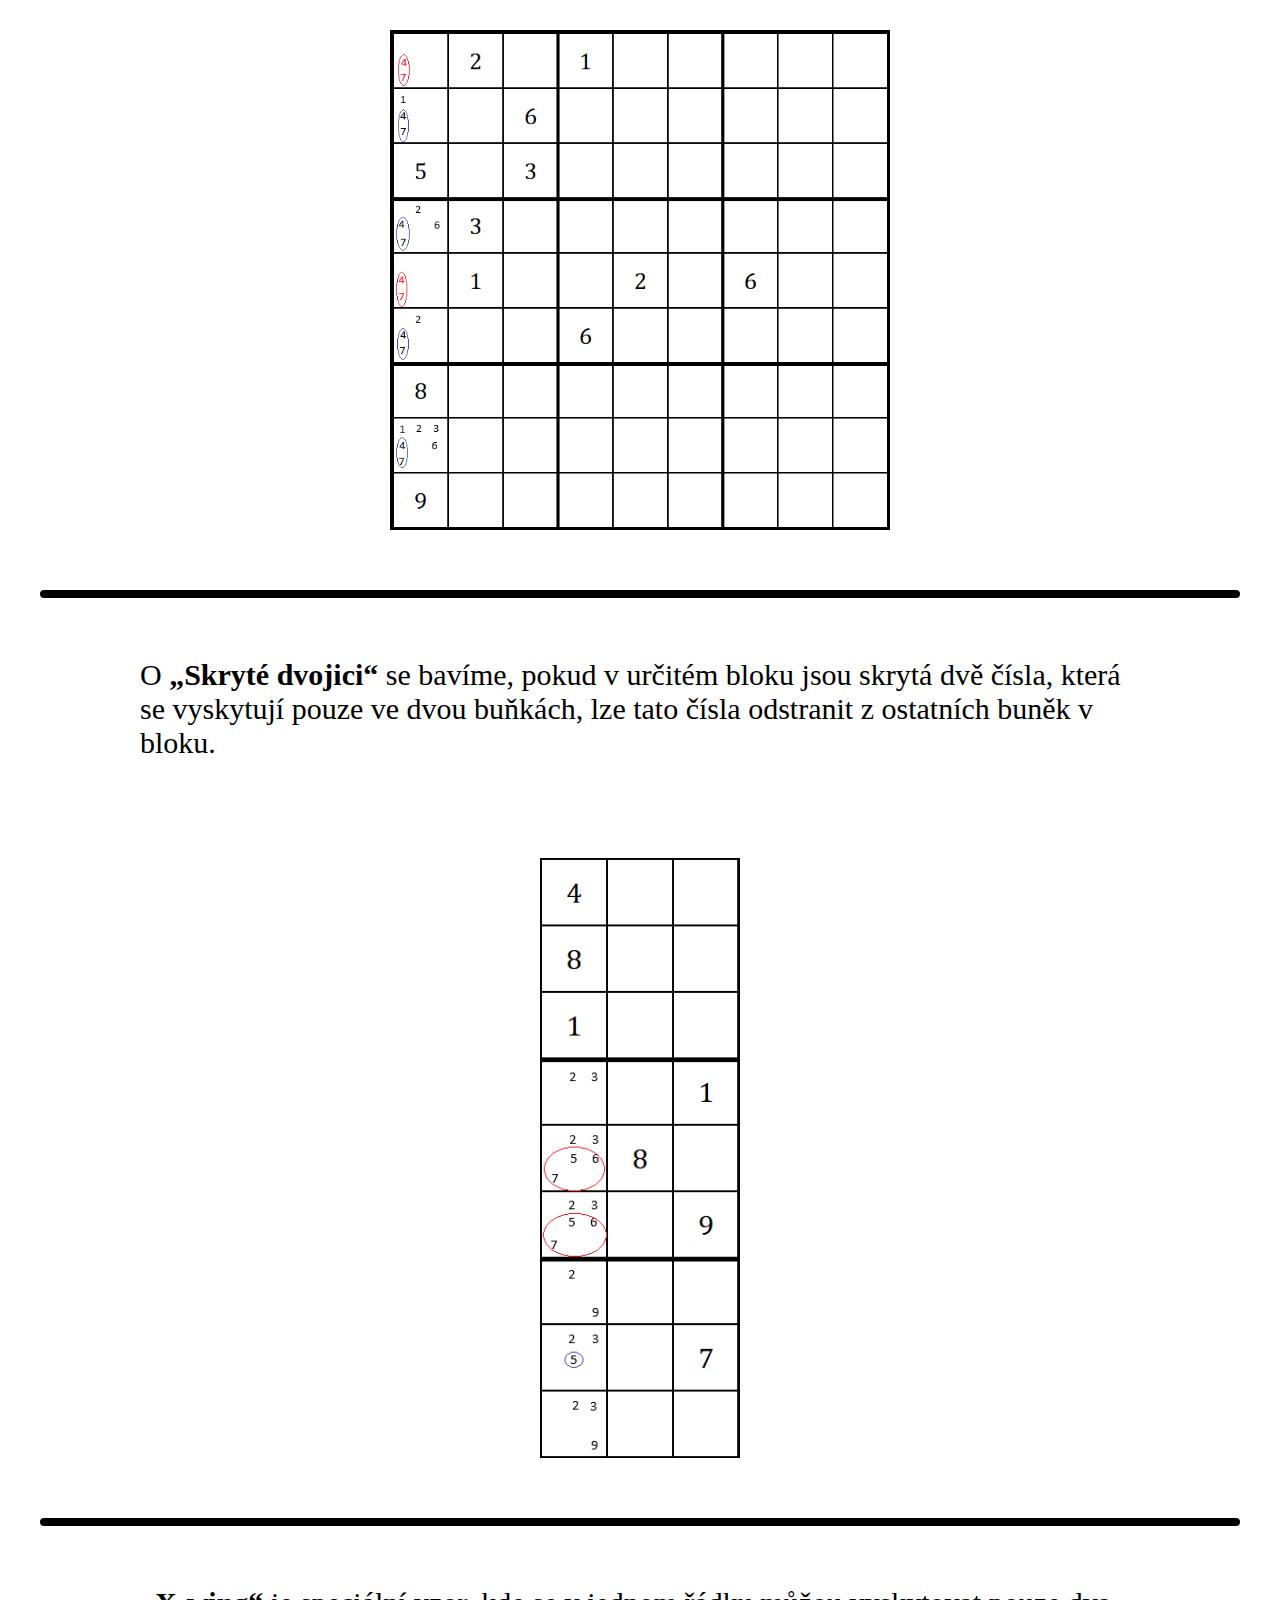
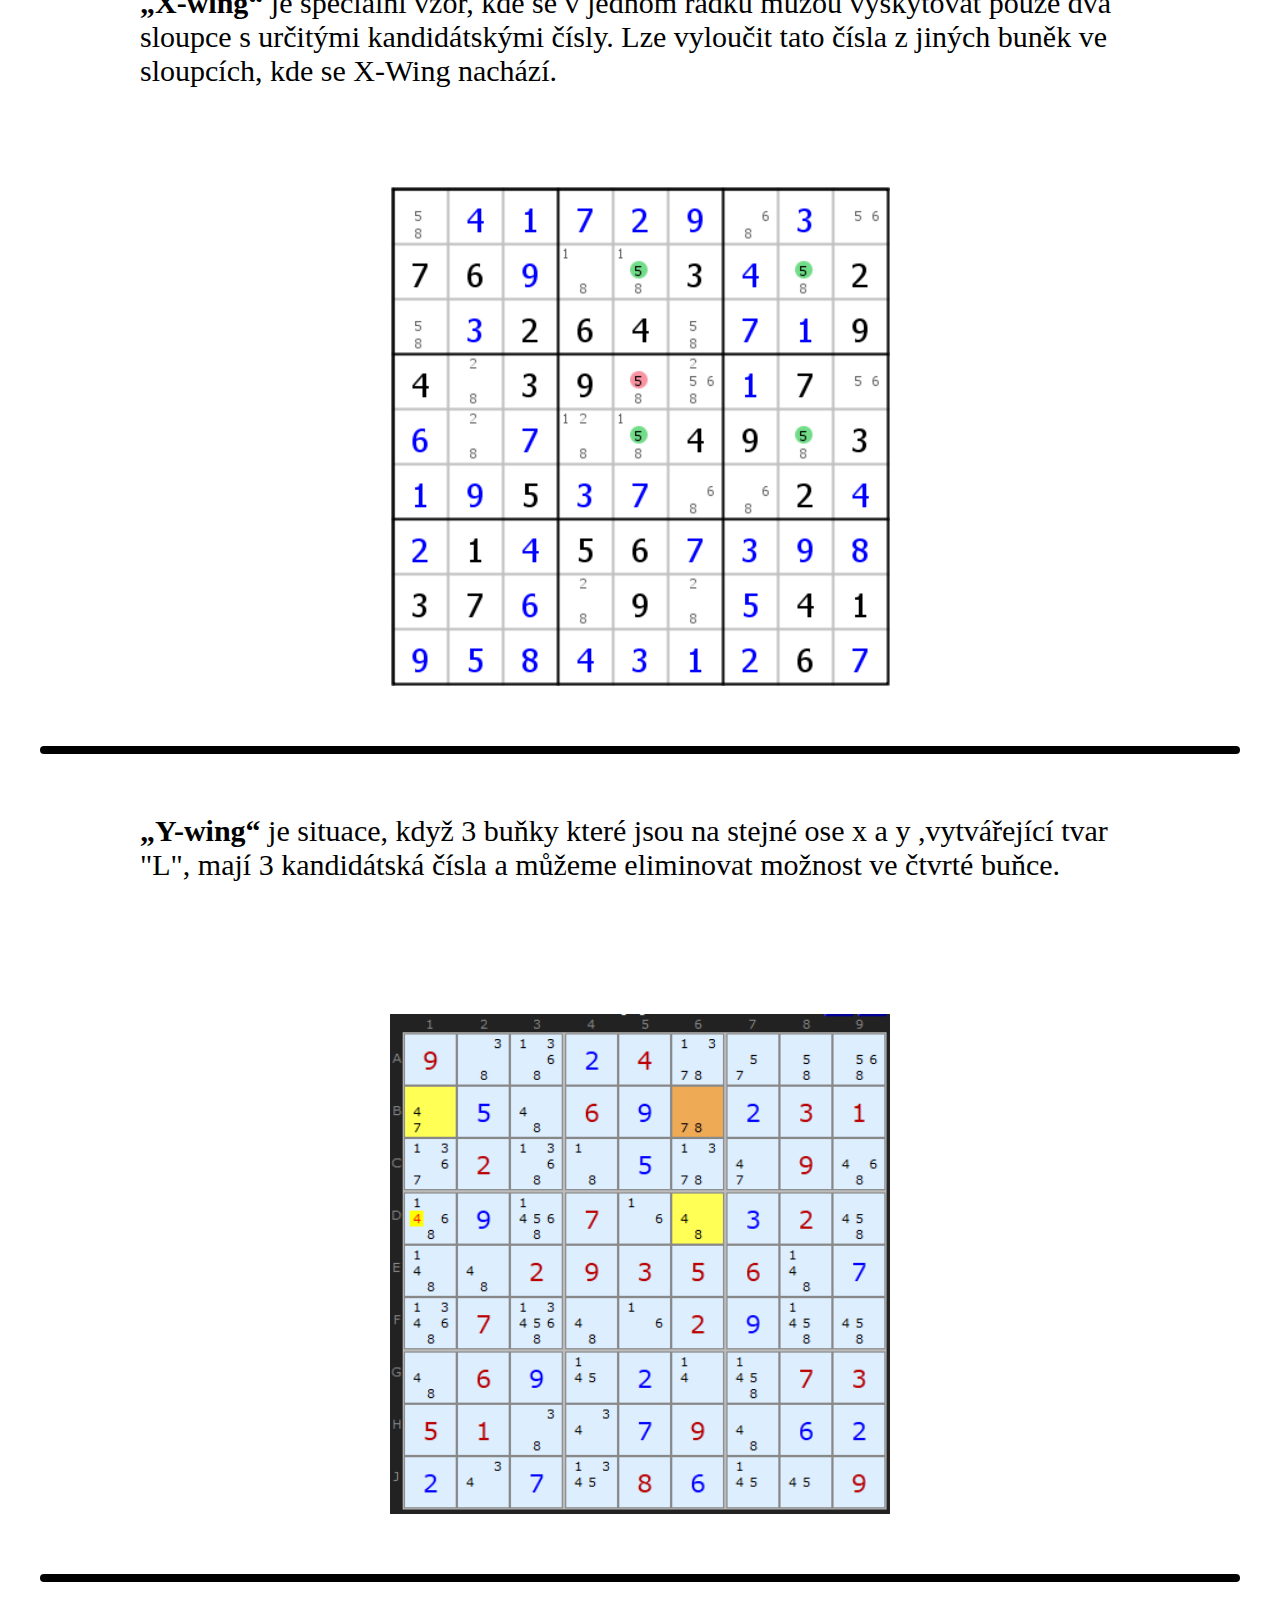
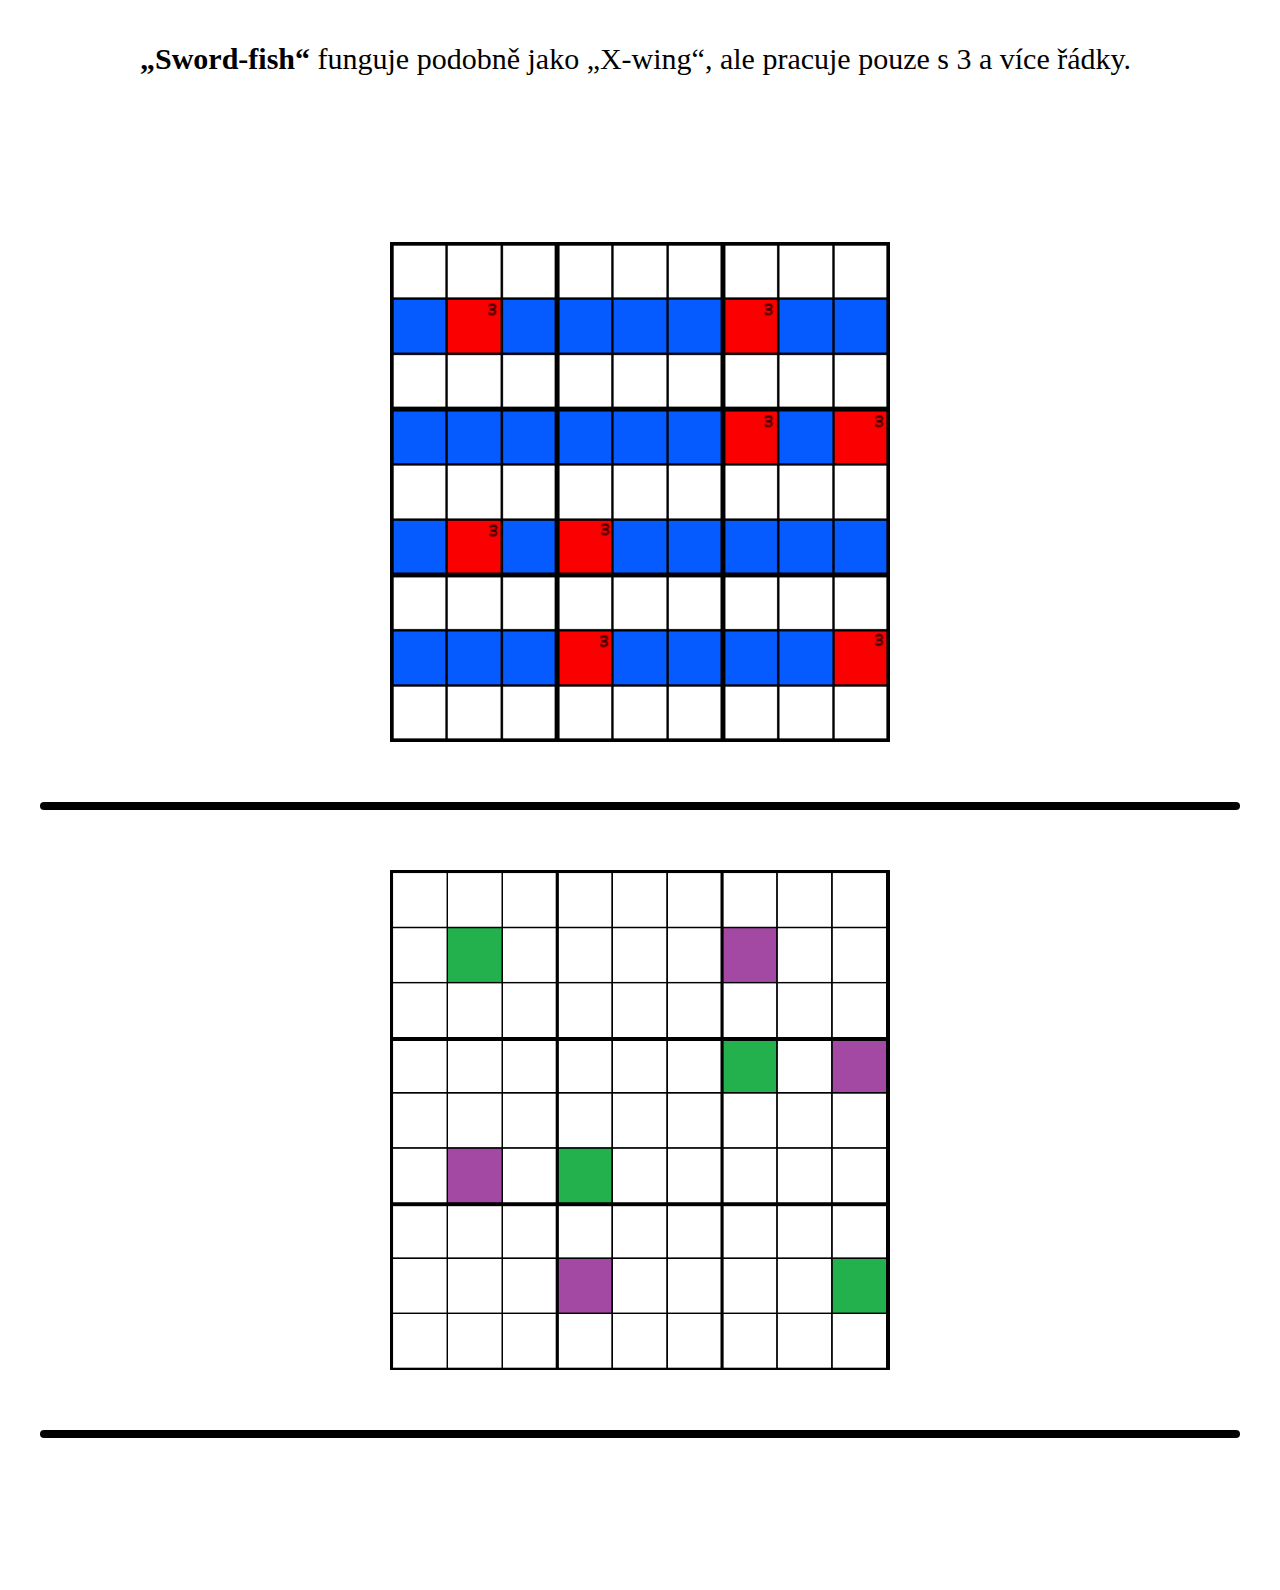
<file: sudoku_tactics_page.html>
<!DOCTYPE html>
<html lang="en">
<head>
    <meta charset="UTF-8">
    <meta name="viewport" content="width=device-width, initial-scale=1.0">
    <title>Sudoku tactics</title>
    <link rel="stylesheet" href="sudoku_tactics_page.css">
    <script src="sudoku_tactics_page.js"></script>
</head>
<body>
    <div id="main" class="root">
        <div class="header">
            <div class="left_text_holder">Sudoku tactics page</div>
            <div class="right_button_holder">
                <button class="lang_button" onclick="change_language()">
                    <p data-lang="cs" >Jazyk</p>
                    <p data-lang="en" style="display: none;">Language</p>
                </button>
                <button class="HP_button" onclick="go_to_home_page()">
                    <p data-lang="cs" >Domovská stránka</p>
                    <p data-lang="en" style="display: none;">Home page</p>
                </button>
            </div>
        </div>
        <div class="main_body">
            <div class="content_container">
                <div class="content_container">
                    <div class="divider"></div>
                    <div class="paragraph">
                        <p data-lang="cs">Na vyřešení sudoku nám slouží seznam taktik, některé jednodušší, některé složitější.</p>
                        <p data-lang="en" style="display: none;">To solve sudoku, we use a list of tactics, some simpler, some more complex.</p>
                    </div>
                    <div class="divider"></div>
                    <div class="paragraph">
                        <p data-lang="cs">Pokud může konkrétní buňka obsahovat pouze jedno číslo, je toto číslo <b>„jediným kandidátem“</b>. K tomu dojde vždy, když všechna ostatní čísla kromě kandidátského čísla existují buď v aktuálním bloku, sloupci nebo řádku.</p>
                        <p data-lang="en" style="display: none;">If a particular cell can contain only one number, that number is the <b>"sole candidate"</b>. This occurs whenever all other numbers except the candidate number exist in either the current block, column, or row.</p>
                    </div>
                    <div class="image_holder">
                        <img src="pics/sole_candidate.png" alt="sole_candidate" height="500px" width="500px">
                    </div>
                    <div class="divider"></div>
                    <div class="paragraph">
                        <p data-lang="cs">Pokud v bloku všechny buňky až na jednu nemohou obsahovat dané číslo, poté se jedná o <b>„unikátního kandidáta“</b>.</p>
                        <p data-lang="en" style="display: none;">If all but one of the cells in the block cannot contain the given number, then it is a <b>"unique candidate".</b></p>
                    </div>
                    <div class="image_holder">
                        <img src="pics/unique_candidate.png" alt="unique_candidate" height="500px" width="500px">
                    </div>
                    <div class="divider"></div>
                    <div class="paragraph">
                        <p data-lang="cs">Pokud můžeme s jistotou říci, že v řádku, sloupci nebo bloku se musí nacházet jisté číslo, tak můžeme <b>eliminovat</b> jeho výskyt na mnoha pozicích.</p>
                        <p data-lang="en" style="display: none;">If we can say with certainty that a certain number must be in a row, column or block, then we can <b>eliminate</b> its occurrence in many positions.</p>
                    </div>
                    <div class="image_holder">
                        <img src="pics/elimination_1.png" alt="elimination" height="500px" width="500px">
                    </div>
                    <div class="divider"></div>
                    <div class="paragraph">
                        <p data-lang="cs">O <b>„Odkrytou dvojici“</b> se jedná, pokud v řádku, sloupci nebo bloku existují dvě buňky, ve kterých mohou být pouze stejná dvě kandidátní čísla, pak všechna ostatní čísla v těchto buňkách mohou být vyřazena.</p>
                        <p data-lang="en" style="display: none;">A <b>"Naked pair"</b> is when there are two cells in a row, column or block in which only two candidate numbers can be the same, then all other numbers in these cells can be discarded.</p>
                    </div>
                    <div class="image_holder">
                        <img src="pics/naked_pairs.png" alt="naked_pairs" height="500px" width="500px">
                    </div>
                    <div class="divider"></div>
                    <div class="paragraph">
                        <p data-lang="cs">O <b>„Skryté dvojici“</b> se bavíme, pokud v určitém bloku jsou skrytá dvě čísla, která se vyskytují pouze ve dvou buňkách, lze tato čísla odstranit z ostatních buněk v bloku.</p>
                        <p data-lang="en" style="display: none;">We are talking about <b>"Hidden pair"</b> if two numbers are hidden in a certain block that occur only in two cells, these numbers can be removed from the other cells in the block.</p>
                    </div>
                    <div class="image_holder_2">
                        <img src="pics/hidden_pairs.png" alt="hidden_pairs" height="600px" width="200px">
                    </div>
                    <div class="divider"></div>
                    <div class="paragraph">
                        <p data-lang="cs"><b>„X-wing“</b> je speciální vzor, kde se v jednom řádku můžou vyskytovat pouze dva sloupce s určitými kandidátskými čísly. Lze vyloučit tato čísla z jiných buněk ve sloupcích, kde se X-Wing nachází.</p>
                        <p data-lang="en" style="display: none;"><b>"X-wing"</b> is a special pattern where only two columns with certain candidate numbers can occur in one row. One can exclude these numbers from other cells in the columns where the X-Wing is located.</p>
                    </div>
                    <div class="image_holder">
                        <img src="pics/x_wing.png" alt="x_wing" height="500px" width="500px">
                    </div>
                    <div class="divider"></div>
                    <div class="paragraph">
                        <p data-lang="cs"><b>„Y-wing“</b> je situace, když 3 buňky které jsou na stejné ose x a y ,vytvářející tvar "L", mají 3 kandidátská čísla a můžeme eliminovat možnost ve čtvrté buňce.</p>
                        <p data-lang="en" style="display: none;"><b>"Y-wing"</b> is a situation when 3 cells that are on the same x and y axis, forming an "L" shape, have 3 candidate numbers and we can eliminate the possibility in the fourth cell.</p>
                    </div>
                    <div class="image_holder">
                        <img src="pics/y_wing.png" alt="y_wing" height="500px" width="500px">
                    </div>
                    <div class="divider"></div>
                    <div class="paragraph">
                        <p data-lang="cs"><b>„Sword-fish“</b> funguje podobně jako „X-wing“, ale pracuje pouze s 3 a více řádky.</p>
                        <p data-lang="en" style="display: none;"><b>"Sword-fish"</b> works similar to "X-wing" but works with 3 or more lines.</p>
                    </div>
                    <div class="image_holder">
                        <img src="pics/sword_fish.png" alt="sword_fish" height="500px" width="500px">
                    </div>
                    <div class="divider"></div>
                    <div class="image_holder">
                        <img src="pics/sword_fish_2.png" alt="sword_fish_2" height="500px" width="500px">
                    </div>
                    <div class="divider"></div>
                </div>
            </div>
        </div>
    </div>
</body>
</html>
</file>
<file: home_page.css>
* {
    margin: 0px;
    padding: 0px;
    height: 100%;
    font-family: Cambria, Cochin, Georgia, Times, "Times New Roman", serif;
  }

.root {
    position: relative;
}
  
.header {
    background-color: black;
    width: 100%;
    display: block;
    height: 86px;
    border-bottom: 4px solid red;
    position: fixed;
    top: 0px;
    z-index: 1000;
}

.main_body {
    height: 1800px;
    overflow: hidden;
    position: relative;
    top: 90px;
}

.left_text_holder {
    padding-left: 32px;
    padding-top: 8px;
    padding-bottom: 8px;
    height: 70px;
    width: 20%;
    color: white;
    display: grid;
    place-items: center;
    font-size: 36px;
    min-width: 220px;
}

.right_button_holder {
    padding-right: 32px;
    padding-top: 8px;
    padding-bottom: 8px;
    height: 70px;
    width: 20%;
    position: absolute;
    right: 0px;
    top: 0px;
    min-width: 416px;
    display: flex;
}

.lang_button {
    width: 144px;
    height: 50px;
    margin: auto;
    background-color: rgb(240, 93, 93);
    cursor: pointer;
    border-radius: 25px;
    border: medium;
}
.lang_button:hover{
    border: solid white 2px;
}

.lang_button p{
    font-size: 30px;
    position: relative;
    top: 5px;
}

.home_site_section {
    height: 400px;
}

.home_site_holder {
    width: 1000px;
    height: 200px;
    position: relative;
    top: 100px;
    margin: auto;
}

.home_site_title {
    width: 400px;
    height: 50px;
    margin: auto;
    font-size: 40px;
}

.home_site_description {
    width: 400px;
    height: 35px;
    padding-top: 10px;
    margin: auto;
}

.home_site_button_container {
    width: 400px;
    height: 80px;
    margin: auto;
}

.home_site_buttons {
    font-size: 30px;
    border-radius: 25px;
    height: 60px;
    background-color: rgb(240, 93, 93);
    border: medium;
    width: 300px;
    cursor: pointer;
    padding-top: 10px;
}

.home_site_buttons:hover{
    border: 2px solid black;
}

/*chybí zmizení horních tlačítek na šířce x pixelů */
</file>
<file: about_sudoku_page.css>
* {
    margin: 0px;
    padding: 0px;
    height: 100%;
    font-family: Cambria, Cochin, Georgia, Times, "Times New Roman", serif;
  }

.root {
    position: relative;
}
  
.header {
    background-color: black;
    width: 100%;
    display: block;
    height: 86px;
    border-bottom: 4px solid red;
    position: fixed;
    top: 0px;
    z-index: 1000;
}

.main_body {
    height: 1800px;
    overflow: hidden;
    position: relative;
    top: 90px;
}

.left_text_holder {
    padding-left: 32px;
    padding-top: 8px;
    padding-bottom: 8px;
    height: 70px;
    width: 20%;
    color: white;
    display: grid;
    place-items: center;
    font-size: 36px;
    min-width: 340px;
}

.right_button_holder {
    padding-right: 32px;
    padding-top: 8px;
    padding-bottom: 8px;
    height: 70px;
    width: 20%;
    position: absolute;
    right: 0px;
    top: 0px;
    min-width: 416px;
    display: flex;
}

.lang_button {
    width: 144px;
    height: 50px;
    margin: auto;
    background-color: rgb(240, 93, 93);
    cursor: pointer;
    border-radius: 25px;
    border: medium;
}
.lang_button:hover{
    border: solid white 2px;
}

.lang_button p{
    font-size: 30px;
    position: relative;
    top: 5px;
}

.main_body {
    overflow: hidden;
    position: relative;
    top: 90px;
    height: 6400px;
}

.content_container{
    width: 1000px;
    margin: auto;
}

.paragraph{
    font-size: 30px;
    height: 200px;
}

.divider{
    height: 8px;
    background-color: black;
    width: 1200px;
    position: relative;
    right: 100px;
    border-radius: 25px;
    margin-top: 60px;
    margin-bottom: 60px;
}

.image_holder{
    height: 500px;
    width: 500px;
    margin: auto;
}

.HP_button {
    width: 40%;
    height: 50px;
    margin-top: auto;
    margin-bottom: auto;
    margin-left: 25px;
    background-color: rgb(240, 93, 93);
    cursor: pointer;
    border-radius: 25px;
    border: medium;
    min-width: 250px;
}

.HP_button p{
    font-size: 30px;
    position: relative;
    top: 5px;
}


.HP_button:hover{
    border: solid white 2px;
}
</file>
<file: sudoku_history_page.css>
* {
    margin: 0px;
    padding: 0px;
    height: 100%;
    font-family: Cambria, Cochin, Georgia, Times, "Times New Roman", serif;
  }

.root {
    position: relative;
}
  
.header {
    background-color: black;
    width: 100%;
    display: block;
    height: 86px;
    border-bottom: 4px solid red;
    position: fixed;
    top: 0px;
    z-index: 1000;
}

.main_body {
    height: 1800px;
    overflow: hidden;
    position: relative;
    top: 90px;
}

.left_text_holder {
    padding-left: 32px;
    padding-top: 8px;
    padding-bottom: 8px;
    height: 70px;
    width: 20%;
    color: white;
    display: grid;
    place-items: center;
    font-size: 36px;
    min-width: 320px;
}

.right_button_holder {
    padding-right: 32px;
    padding-top: 8px;
    padding-bottom: 8px;
    height: 70px;
    width: 20%;
    position: absolute;
    right: 0px;
    top: 0px;
    min-width: 416px;
    display: flex;
}

.lang_button {
    width: 144px;
    height: 50px;
    margin: auto;
    background-color: rgb(240, 93, 93);
    cursor: pointer;
    border-radius: 25px;
    border: medium;
}
.lang_button:hover{
    border: solid white 2px;
}

.lang_button p{
    font-size: 30px;
    position: relative;
    top: 5px;
}

.main_body {
    height: 3400px;
    overflow: hidden;
    position: relative;
    top: 90px;
}

.content_container{
    width: 1000px;
    margin: auto;
}

.paragraph{
    font-size: 30px;
    height: 200px;
}

.divider{
    height: 8px;
    background-color: black;
    width: 1200px;
    position: relative;
    right: 100px;
    border-radius: 25px;
    margin-top: 60px;
    margin-bottom: 60px;
}

.image_holder{
    height: 800px;
    width: 600px;
    margin: auto;
}

.HP_button {
    width: 40%;
    height: 50px;
    margin-top: auto;
    margin-bottom: auto;
    margin-left: 25px;
    background-color: rgb(240, 93, 93);
    cursor: pointer;
    border-radius: 25px;
    border: medium;
    min-width: 250px;
}

.HP_button p{
    font-size: 30px;
    position: relative;
    top: 5px;
}


.HP_button:hover{
    border: solid white 2px;
}
</file>
<file: sudoku_solver_page.css>
* {
    margin: 0px;
    padding: 0px;
    height: 100%;
    font-family: Cambria, Cochin, Georgia, Times, "Times New Roman", serif;
  }

.root {
    position: relative;
}
  
.header {
    background-color: black;
    width: 100%;
    display: block;
    height: 86px;
    border-bottom: 4px solid red;
    position: fixed;
    top: 0px;
    z-index: 1000;
}

.left_text_holder {
    padding-left: 32px;
    padding-top: 8px;
    padding-bottom: 8px;
    height: 70px;
    width: 20%;
    color: white;
    display: grid;
    place-items: center;
    font-size: 36px;
    min-width: 220px;
}

.right_button_holder {
    padding-top: 8px;
    height: 70px;
    width: 30%;
    position: absolute;
    right: 30px;
    top: 0px;
    min-width: 430px;
    display: flex;
}

.lang_button {
    width: 20%;
    height: 50px;
    margin-top: auto;
    margin-bottom: auto;
    background-color: rgb(240, 93, 93);
    cursor: pointer;
    border-radius: 25px;
    border: medium;
    min-width: 180px;
}

.HP_button {
    width: 40%;
    height: 50px;
    margin-top: auto;
    margin-bottom: auto;
    margin-left: 25px;
    background-color: rgb(240, 93, 93);
    cursor: pointer;
    border-radius: 25px;
    border: medium;
    min-width: 250px;
}

.lang_button:hover{
    border: solid white 2px;
}

.lang_button p{
    font-size: 30px;
    position: relative;
    top: 5px;
}

.HP_button p{
    font-size: 30px;
    position: relative;
    top: 5px;
}


.HP_button:hover{
    border: solid white 2px;
}

.main_body {
    overflow: hidden;
    position: relative;
    height: 90%;
    top: 90px;
}

.sudoku_solver_holder{
    min-width: 1080px;
    min-height: 700px;
    width: 66%;
    height: 50%;
    position: relative;
    background-color: lightgray;
    margin: auto;
    margin-top: 50px;
}

.sudoku_table{
    height: 630px;
    width: 630px;
    position: relative;
    top: 35px;
    left: 35px;
    border: solid black 4px;
}

.sudoku_solver_buttons{
    width: 430px;
    height: 630px;
    position: relative;
    left: 60%;
    bottom: 595px;
}

.square1{
    width: 630px;
    height: 70px;
    box-sizing: border-box;
}

.cell1,
.cell2,
.cell3,
.cell4,
.cell5,
.cell6,
.cell7,
.cell8,
.cell9{
    border: solid black 1px;
    box-sizing: border-box;
    width: 70px;
    height: 70px;
    position: relative;
    display: flex;
    justify-content: center;
    align-items: center;
    font-size: 20px;
    cursor: pointer;
    font-size: 30px;
}

.cell2{
    left: 70px;
    bottom: 70px;
}

.cell3{
    left: 140px;
    bottom: 140px;
}

.cell4{
    left: 210px;
    bottom: 210px;
}

.cell5{
    left: 280px;
    bottom: 280px;
}

.cell6{
    left: 350px;
    bottom: 350px;
}

.cell7{
    left: 420px;
    bottom: 420px;
}

.cell8{
    left: 490px;
    bottom: 490px;
}

.cell9{
    left: 560px;
    bottom: 560px;
}

.main_buttons{
    font-size: 30px;
    border-radius: 25px;
    height: 60px;
    background-color: rgb(240, 93, 93);
    border: medium;
    width: 300px;
    cursor: pointer;
    padding-top: 10px;
}

.main_buttons:hover{
    border: 2px solid black;
}

.test_button_container{
    height: 80px;
    width: 400px;
    margin: auto;
    display: flex;
    justify-content: center;
    align-items: center;
}

.solve_button_container{
    height: 80px;
    width: 400px;
    margin: auto;
    display: flex;
    justify-content: center;
    align-items: center;
}


.delete_button_container{
    height: 80px;
    width: 400px;
    margin: auto;
    display: flex;
    justify-content: center;
    align-items: center;
}

.border1,
.border2,
.border3,
.border4{
    width: 634px;
    height: 4px;
    background-color: black;
    z-index: 100;
}

.border1{
    position: absolute;
    top: 210px;
}

.border2{
    position: absolute;
    top: 420px;
}

.border3{
    position: absolute;
    rotate: 90deg;
    right: 103px;
    top: 315px;
}

.border4{
    position: absolute;
    rotate: 90deg;
    left: 103px;
    top: 315px;
}

.set_buttons {
    font-size: 20px;
    border-radius: 25px;
    height: 40px;
    background-color: rgb(240, 93, 93);
    border: medium;
    width: 200px;
    cursor: pointer;
    padding-top: 10px;
}

.set_buttons:hover{
    border: 2px solid black;
}
</file>
<file: sudoku_tactics_page.css>
* {
    margin: 0px;
    padding: 0px;
    height: 100%;
    font-family: Cambria, Cochin, Georgia, Times, "Times New Roman", serif;
  }

.root {
    position: relative;
}
  
.header {
    background-color: black;
    width: 100%;
    display: block;
    height: 86px;
    border-bottom: 4px solid red;
    position: fixed;
    top: 0px;
    z-index: 1000;
}

.main_body {
    height: 1800px;
    overflow: hidden;
    position: relative;
    top: 90px;
}

.left_text_holder {
    padding-left: 32px;
    padding-top: 8px;
    padding-bottom: 8px;
    height: 70px;
    width: 20%;
    color: white;
    display: grid;
    place-items: center;
    font-size: 36px;
    min-width: 340px;
}

.right_button_holder {
    padding-right: 32px;
    padding-top: 8px;
    padding-bottom: 8px;
    height: 70px;
    width: 20%;
    position: absolute;
    right: 0px;
    top: 0px;
    min-width: 416px;
    display: flex;
}

.lang_button {
    width: 144px;
    height: 50px;
    margin: auto;
    background-color: rgb(240, 93, 93);
    cursor: pointer;
    border-radius: 25px;
    border: medium;
}
.lang_button:hover{
    border: solid white 2px;
}

.lang_button p{
    font-size: 30px;
    position: relative;
    top: 5px;
}

.main_body {
    overflow: hidden;
    position: relative;
    top: 90px;
    height: 7900px;
}

.content_container{
    width: 1000px;
    margin: auto;
}

.paragraph{
    font-size: 30px;
    height: 200px;
}

.divider{
    height: 8px;
    background-color: black;
    width: 1200px;
    position: relative;
    right: 100px;
    border-radius: 25px;
    margin-top: 60px;
    margin-bottom: 60px;
}

.image_holder{
    height: 500px;
    width: 500px;
    margin: auto;
}

.image_holder_2{
    height: 600px;
    width: 200px;
    margin: auto;
}

.HP_button {
    width: 40%;
    height: 50px;
    margin-top: auto;
    margin-bottom: auto;
    margin-left: 25px;
    background-color: rgb(240, 93, 93);
    cursor: pointer;
    border-radius: 25px;
    border: medium;
    min-width: 250px;
}

.HP_button p{
    font-size: 30px;
    position: relative;
    top: 5px;
}


.HP_button:hover{
    border: solid white 2px;
}
</file>
